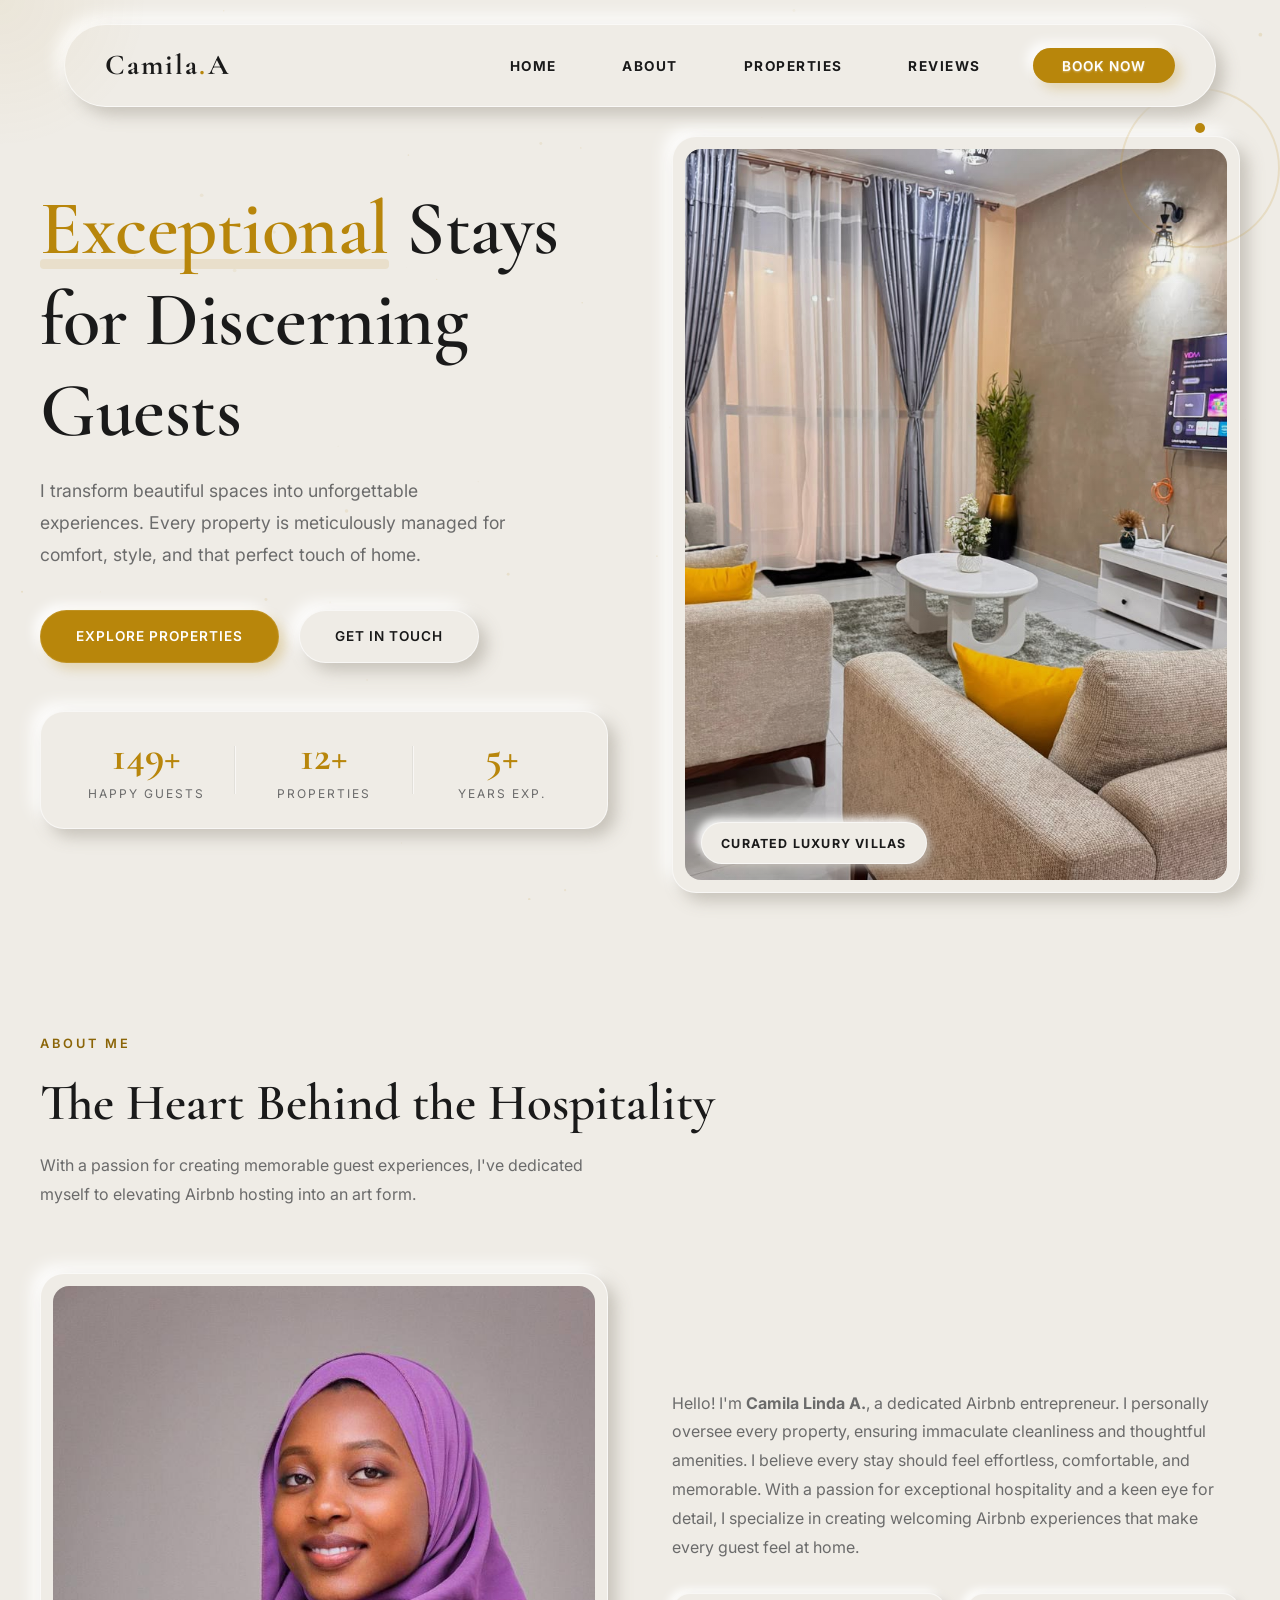
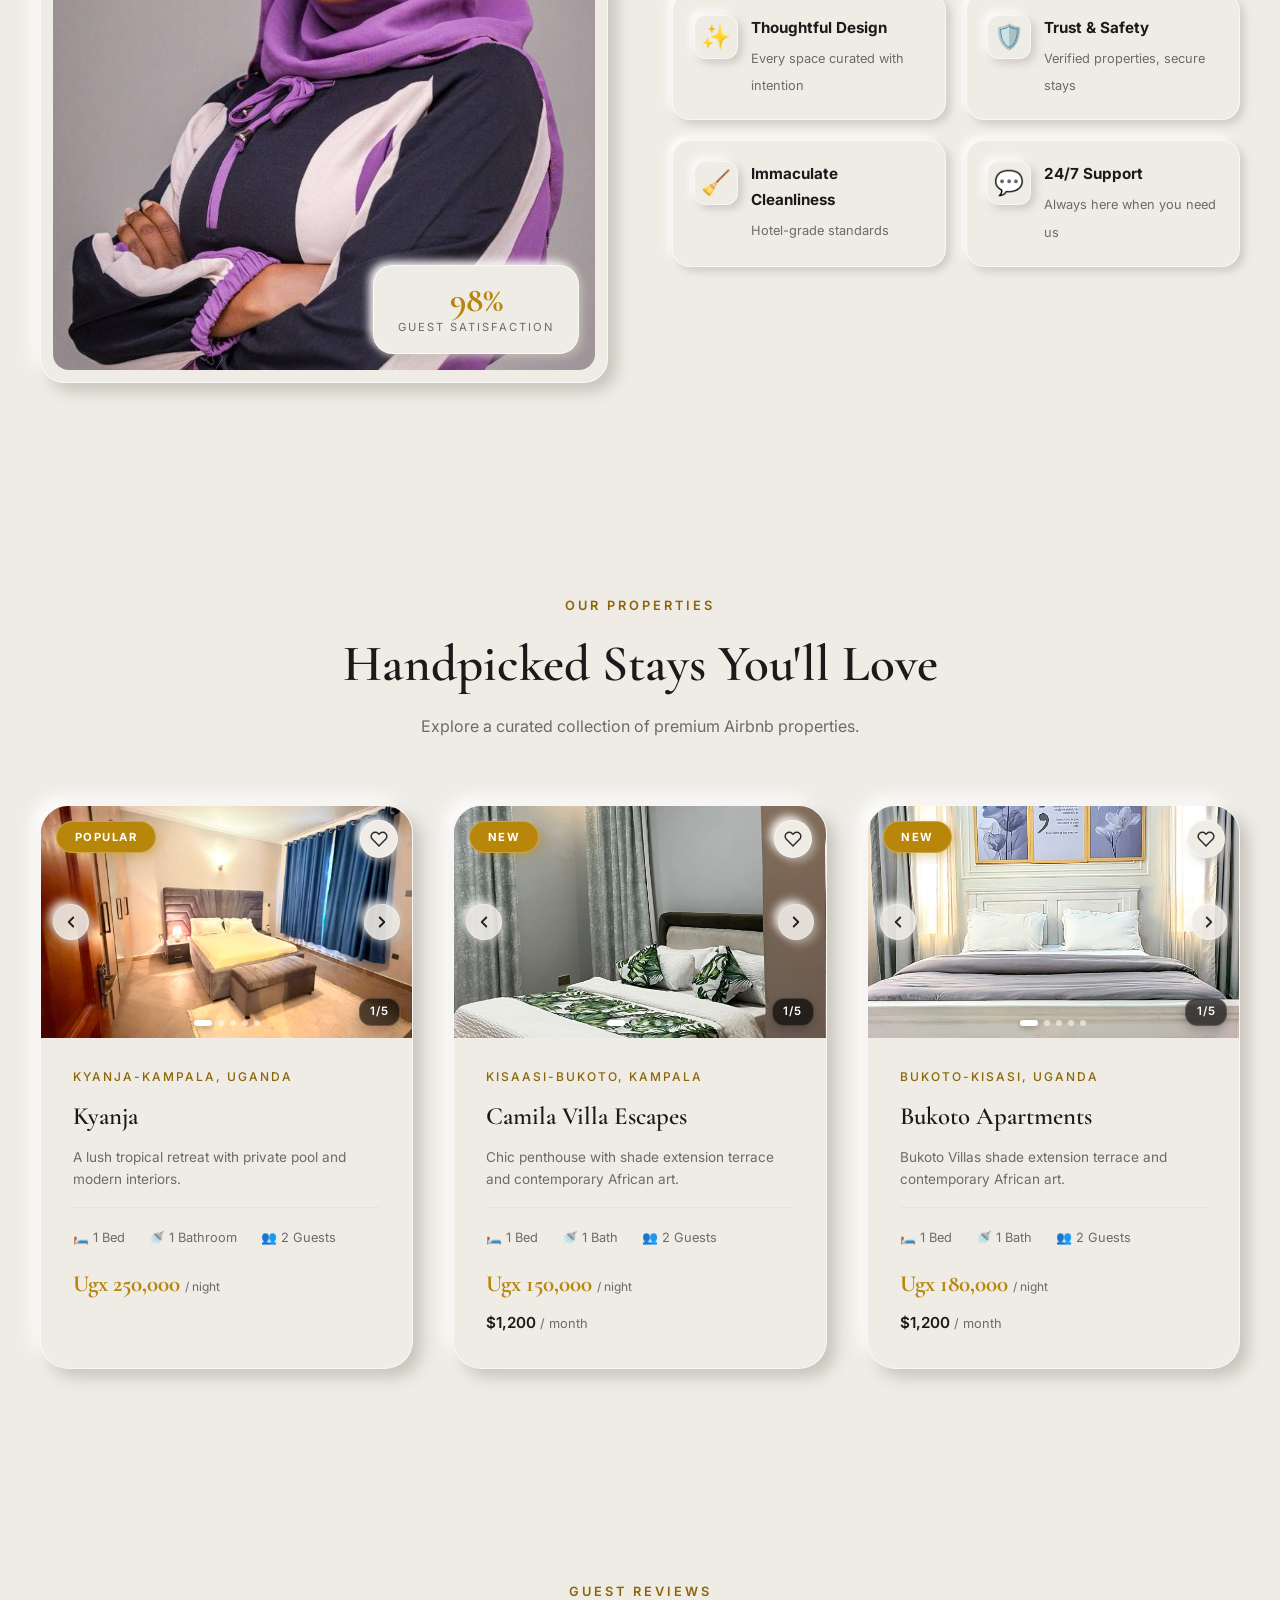
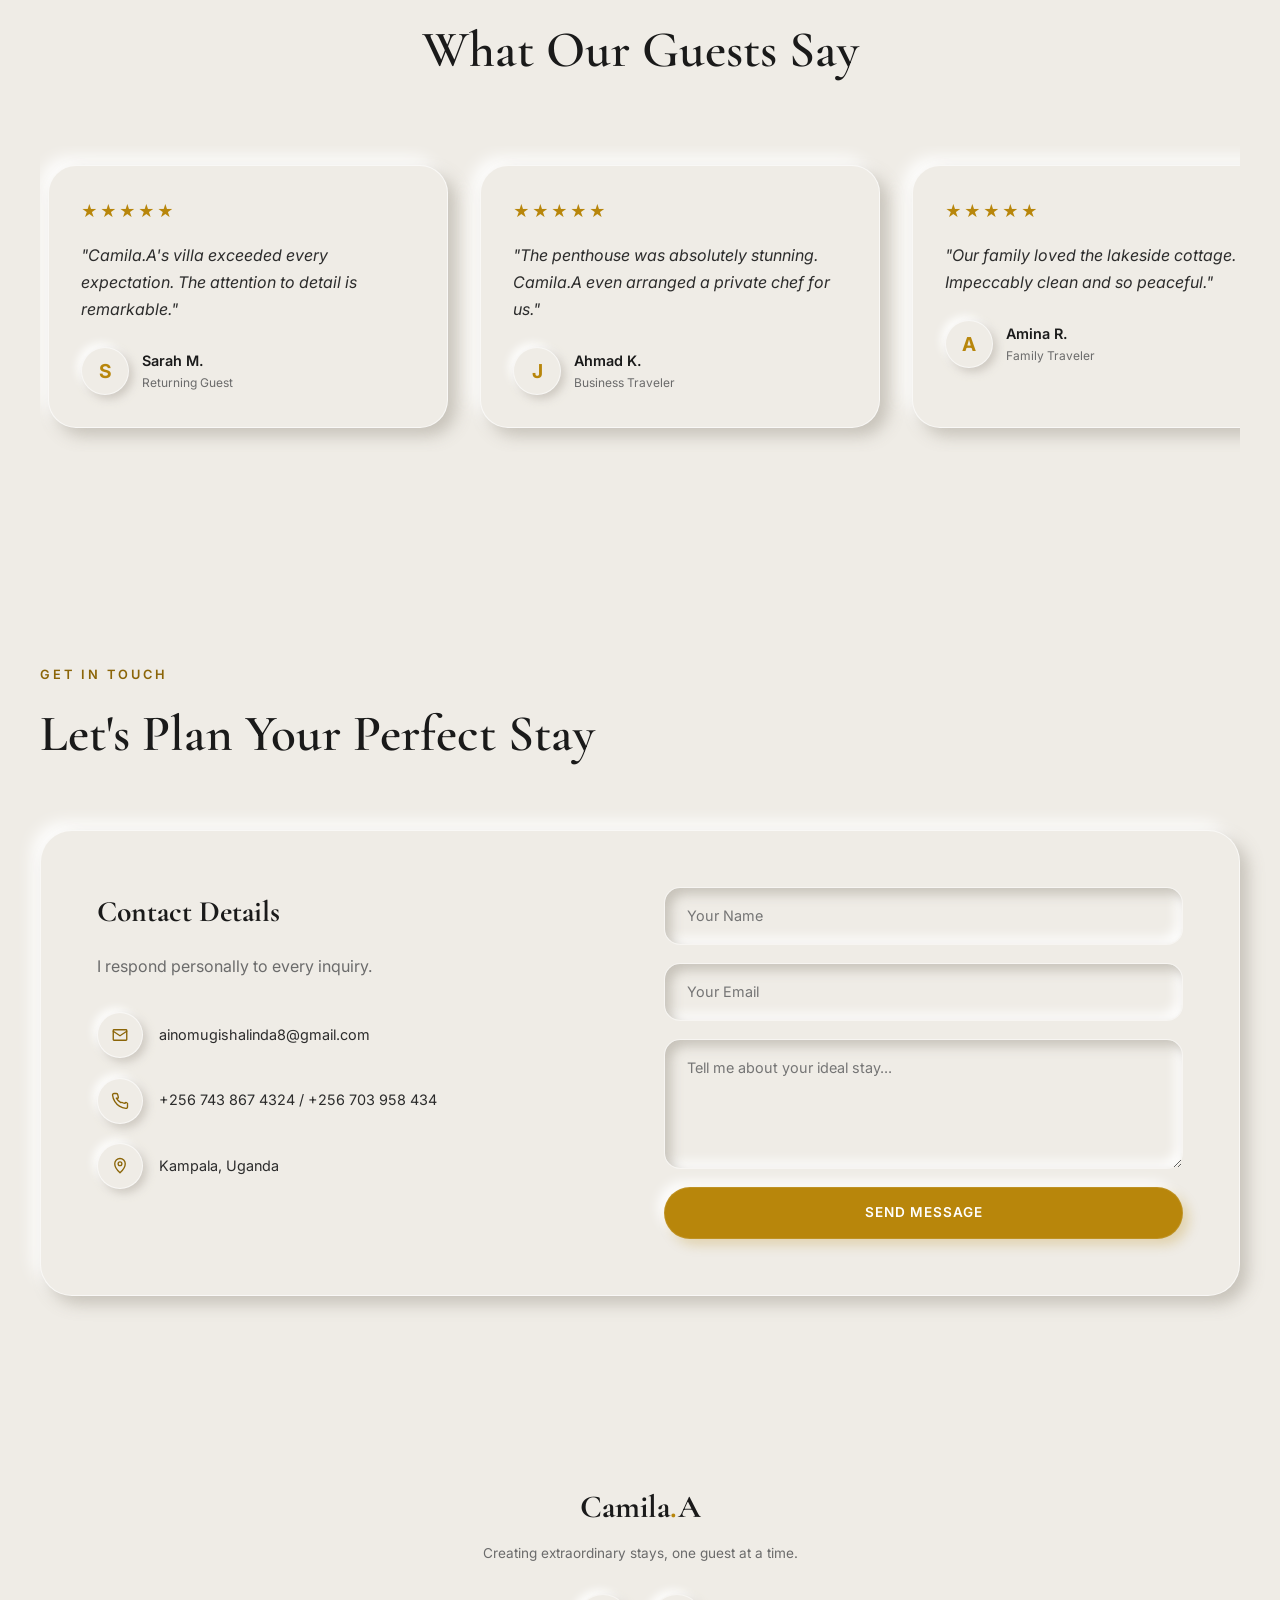
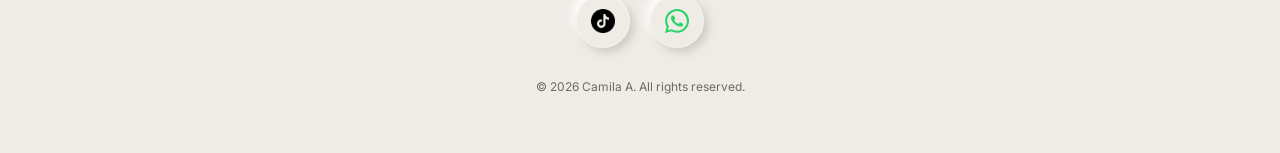
<file: index.html>
<!DOCTYPE html>
<html lang="en">
<head>
    <meta charset="UTF-8">
    <meta name="viewport" content="width=device-width, initial-scale=1.0">
    <meta name="description" content="Camila A. offers luxury Airbnb experiences with curated stays, elegant hospitality, and seamless guest support.">
    <meta name="theme-color" content="#EFECE6">
    <title>Camila A. | Luxury Airbnb Portfolio</title>
    <link href="https://fonts.googleapis.com/css2?family=Cormorant+Garamond:ital,wght@0,400;0,500;0,600;0,700;1,400;1,500&family=Inter:opsz,wght@14..32,400;14..32,500;14..32,600;14..32,700&display=swap" rel="stylesheet">
    <link rel="icon" type="image/svg+xml" href="favicon.svg">
    <link rel="stylesheet" href="style.css">
</head>
<body>
    <div class="loader" id="loader">
        <div class="loader-logo">CAMILA.A</div>
        <div class="loader-bar"></div>
    </div>

    <div class="cursor-glow" id="cursorGlow"></div>
    <canvas id="particles-canvas"></canvas>
    <div class="toast" id="toast">✓ Message sent successfully!</div>

    <nav class="nav" id="nav">
        <a href="#" class="nav-logo">Camila<span>.</span>A</a>
        <ul class="nav-links" id="navLinks">
            <li><a href="#home" onclick="closeNav()">Home</a></li>
            <li><a href="#about" onclick="closeNav()">About</a></li>
            <li><a href="#properties" onclick="closeNav()">Properties</a></li>
            <li><a href="#testimonials" onclick="closeNav()">Reviews</a></li>
            <li><a href="#contact" class="nav-cta" onclick="closeNav()">Book Now</a></li>
        </ul>
        <button class="hamburger" id="hamburger" aria-label="Menu">
            <span></span><span></span><span></span>
        </button>
    </nav>

    <section class="hero" id="home">
        <div class="hero-content">
            <div class="hero-text">
                <h1><span>Exceptional</span> Stays for Discerning Guests</h1>
                <p class="hero-subtitle">I transform beautiful spaces into unforgettable experiences. Every property is meticulously managed for comfort, style, and that perfect touch of home.</p>
                <div class="hero-buttons">
                    <a href="#properties" class="btn btn-primary">Explore Properties</a>
                    <a href="#contact" class="btn btn-outline">Get in Touch</a>
                </div>
                <div class="hero-stats">
                    <div class="hero-stat"><div class="hero-stat-number" data-count="150">0</div><div class="hero-stat-label">Happy Guests</div></div>
                    <div class="hero-stat"><div class="hero-stat-number" data-count="12">0</div><div class="hero-stat-label">Properties</div></div>
                    <div class="hero-stat"><div class="hero-stat-number" data-count="5">0</div><div class="hero-stat-label">Years Exp.</div></div>
                </div>
            </div>
            <div class="hero-image-wrap">
                <div class="hero-image">
                    <img src="images/pic1.jpeg" alt="Luxury Airbnb property curated by Camila A." loading="eager">
                    <div class="hero-image-badge">Curated Luxury Villas</div>
                </div>
                <div class="hero-accent-circle"></div><div class="hero-accent-dot"></div>
            </div>
        </div>
    </section>

    <section class="section" id="about">
        <div class="section-header reveal"><div class="section-label">About Me</div><h2 class="section-title">The Heart Behind the Hospitality</h2><p class="section-desc">With a passion for creating memorable guest experiences, I've dedicated myself to elevating Airbnb hosting into an art form.</p></div>
        <div class="about-grid">
            <div class="about-image-wrap reveal">
                <img src="images/camie's pic.jpg" alt="Camila Linda A. - Founder & Airbnb Host" loading="lazy" class="about-img">
                <div class="about-badge">
                    <div class="about-badge-number">98%</div>
                    <div class="about-badge-text">Guest Satisfaction</div>
                </div>
            </div>
            <div class="reveal">
                <p class="about-intro">Hello! I'm <strong>Camila Linda A.</strong>, a dedicated Airbnb entrepreneur. I personally oversee every property, ensuring immaculate cleanliness and thoughtful amenities. I believe every stay should feel effortless, comfortable, and memorable. With a passion for exceptional hospitality and a keen eye for detail, I specialize in creating welcoming Airbnb experiences that make every guest feel at home.</p>
                <div class="about-features">
                    <div class="about-feature"><div class="about-feature-icon">✨</div><div class="about-feature-text"><strong>Thoughtful Design</strong><span>Every space curated with intention</span></div></div>
                    <div class="about-feature"><div class="about-feature-icon">🛡️</div><div class="about-feature-text"><strong>Trust & Safety</strong><span>Verified properties, secure stays</span></div></div>
                    <div class="about-feature"><div class="about-feature-icon">🧹</div><div class="about-feature-text"><strong>Immaculate Cleanliness</strong><span>Hotel-grade standards</span></div></div>
                    <div class="about-feature"><div class="about-feature-icon">💬</div><div class="about-feature-text"><strong>24/7 Support</strong><span>Always here when you need us</span></div></div>
                </div>
            </div>
        </div>
    </section>

    <section class="section" id="properties">
        <div class="section-header center reveal"><div class="section-label">Our Properties</div><h2 class="section-title">Handpicked Stays You'll Love</h2><p class="section-desc">Explore a curated collection of premium Airbnb properties.</p></div>
        <div class="properties-grid">
            <div class="property-card reveal">
                <div class="property-slider" id="kyanja-slider">
                    <div class="slider-track">
                        <div class="slide"><img src="images/pic3.jpeg" alt="Kyanja - Main View" loading="lazy"></div>
                        <div class="slide"><img src="images/pic1.jpeg" alt="Kyanja - View 1" loading="lazy"></div>
                        <div class="slide"><img src="images/pic2.jpeg" alt="Kyanja - View 2" loading="lazy"></div>
                        <div class="slide"><img src="images/pic4.jpeg" alt="Kyanja - View 3" loading="lazy"></div>
                        <div class="slide"><img src="images/pic5.jpeg" alt="Kyanja - View 4" loading="lazy"></div>
                    </div>

                    <div class="property-badge">Popular</div>

                    <button class="slider-heart-btn" aria-label="Save to favorites" title="Save to favorites">
                        <svg class="heart-icon" viewBox="0 0 24 24" fill="none" stroke="currentColor" stroke-width="2" stroke-linecap="round" stroke-linejoin="round">
                            <path d="M20.84 4.61a5.5 5.5 0 0 0-7.78 0L12 5.67l-1.06-1.06a5.5 5.5 0 0 0-7.78 7.78l1.06 1.06L12 21.23l7.78-7.78 1.06-1.06a5.5 5.5 0 0 0 0-7.78z"></path>
                        </svg>
                    </button>

                    <button class="slider-arrow prev-arrow" aria-label="Previous Image">
                        <svg width="18" height="18" viewBox="0 0 24 24" fill="none" stroke="currentColor" stroke-width="2.5" stroke-linecap="round" stroke-linejoin="round">
                            <polyline points="15 18 9 12 15 6"></polyline>
                        </svg>
                    </button>
                    <button class="slider-arrow next-arrow" aria-label="Next Image">
                        <svg width="18" height="18" viewBox="0 0 24 24" fill="none" stroke="currentColor" stroke-width="2.5" stroke-linecap="round" stroke-linejoin="round">
                            <polyline points="9 18 15 12 9 6"></polyline>
                        </svg>
                    </button>

                    <div class="slider-dots">
                        <span class="dot active" data-index="0"></span>
                        <span class="dot" data-index="1"></span>
                        <span class="dot" data-index="2"></span>
                        <span class="dot" data-index="3"></span>
                        <span class="dot" data-index="4"></span>
                    </div>

                    <div class="slider-counter">
                        <span class="current-slide">1</span>/<span class="total-slides">5</span>
                    </div>
                </div>
                <div class="property-body">
                    <div class="property-location"> Kyanja-Kampala, Uganda</div>
                    <div class="property-name">Kyanja</div>
                    <div class="property-desc">A lush tropical retreat with private pool and modern interiors.</div>
                    <div class="property-meta"><span>🛏️ 1 Bed</span><span>🚿 1 Bathroom</span><span>👥 2 Guests</span></div>
                    <div class="property-price">Ugx 250,000 <small>/ night</small></div>
                </div>
            </div>
            <div class="property-card reveal">
                <div class="property-slider" id="camila-villa-slider">
                    <div class="slider-track">
                        <div class="slide"><img src="images/pic001.jpeg" alt="Camila Villa Escapes - Main View" loading="lazy"></div>
                        <div class="slide"><img src="images/camie001.jpeg" alt="Camila Villa Escapes - View 1" loading="lazy"></div>
                        <div class="slide"><img src="images/camie002.jpeg" alt="Camila Villa Escapes - View 2" loading="lazy"></div>
                        <div class="slide"><img src="images/camie003.jpeg" alt="Camila Villa Escapes - View 3" loading="lazy"></div>
                        <div class="slide"><img src="images/camie004.jpeg" alt="Camila Villa Escapes - View 4" loading="lazy"></div>
                    </div>

                    <!-- Top-Left 'New' Badge -->
                    <div class="property-badge">New</div>

                    <!-- Top-Right Heart Icon -->
                    <button class="slider-heart-btn" aria-label="Save to favorites" title="Save to favorites">
                        <svg class="heart-icon" viewBox="0 0 24 24" fill="none" stroke="currentColor" stroke-width="2" stroke-linecap="round" stroke-linejoin="round">
                            <path d="M20.84 4.61a5.5 5.5 0 0 0-7.78 0L12 5.67l-1.06-1.06a5.5 5.5 0 0 0-7.78 7.78l1.06 1.06L12 21.23l7.78-7.78 1.06-1.06a5.5 5.5 0 0 0 0-7.78z"></path>
                        </svg>
                    </button>

                    <!-- Left and Right Navigation Arrows -->
                    <button class="slider-arrow prev-arrow" aria-label="Previous Image">
                        <svg width="18" height="18" viewBox="0 0 24 24" fill="none" stroke="currentColor" stroke-width="2.5" stroke-linecap="round" stroke-linejoin="round">
                            <polyline points="15 18 9 12 15 6"></polyline>
                        </svg>
                    </button>
                    <button class="slider-arrow next-arrow" aria-label="Next Image">
                        <svg width="18" height="18" viewBox="0 0 24 24" fill="none" stroke="currentColor" stroke-width="2.5" stroke-linecap="round" stroke-linejoin="round">
                            <polyline points="9 18 15 12 9 6"></polyline>
                        </svg>
                    </button>

                    
                    <div class="slider-dots">
                        <span class="dot active" data-index="0"></span>
                        <span class="dot" data-index="1"></span>
                        <span class="dot" data-index="2"></span>
                        <span class="dot" data-index="3"></span>
                        <span class="dot" data-index="4"></span>
                    </div>

                    
                    <div class="slider-counter">
                        <span class="current-slide">1</span>/<span class="total-slides">5</span>
                    </div>
                </div>
                <div class="property-body">
                    <div class="property-location"> Kisaasi-Bukoto, Kampala</div>
                    <div class="property-name">Camila Villa Escapes</div>
                    <div class="property-desc">Chic penthouse with shade extension terrace and contemporary African art.</div>
                    <div class="property-meta"><span>🛏️ 1 Bed</span><span>🚿 1 Bath</span><span>👥 2 Guests</span></div>
                    <div class="property-price">Ugx 150,000 <small>/ night</small></div>
                    <div class="property-price-monthly">$1,200 <small>/ month</small></div>
                </div>
            </div>
            <div class="property-card reveal">
                <div class="property-slider" id="bukoto-slider">
                    <div class="slider-track">
                        <div class="slide"><img src="images/pic006.jpeg" alt="Bukoto Apartments - Main View" loading="lazy"></div>
                        <div class="slide"><img src="images/bukoto001.jpeg" alt="Bukoto Apartments - View 1" loading="lazy"></div>
                        <div class="slide"><img src="images/bukoto002.jpeg" alt="Bukoto Apartments - View 2" loading="lazy"></div>
                        <div class="slide"><img src="images/bukoto003.jpeg" alt="Bukoto Apartments - View 3" loading="lazy"></div>
                        <div class="slide"><img src="images/bukoto004.jpeg" alt="Bukoto Apartments - View 4" loading="lazy"></div>
                    </div>

                    
                    <div class="property-badge">New</div>

                    
                    <button class="slider-heart-btn" aria-label="Save to favorites" title="Save to favorites">
                        <svg class="heart-icon" viewBox="0 0 24 24" fill="none" stroke="currentColor" stroke-width="2" stroke-linecap="round" stroke-linejoin="round">
                            <path d="M20.84 4.61a5.5 5.5 0 0 0-7.78 0L12 5.67l-1.06-1.06a5.5 5.5 0 0 0-7.78 7.78l1.06 1.06L12 21.23l7.78-7.78 1.06-1.06a5.5 5.5 0 0 0 0-7.78z"></path>
                        </svg>
                    </button>

                    
                    <button class="slider-arrow prev-arrow" aria-label="Previous Image">
                        <svg width="18" height="18" viewBox="0 0 24 24" fill="none" stroke="currentColor" stroke-width="2.5" stroke-linecap="round" stroke-linejoin="round">
                            <polyline points="15 18 9 12 15 6"></polyline>
                        </svg>
                    </button>
                    <button class="slider-arrow next-arrow" aria-label="Next Image">
                        <svg width="18" height="18" viewBox="0 0 24 24" fill="none" stroke="currentColor" stroke-width="2.5" stroke-linecap="round" stroke-linejoin="round">
                            <polyline points="9 18 15 12 9 6"></polyline>
                        </svg>
                    </button>

                    
                    <div class="slider-dots">
                        <span class="dot active" data-index="0"></span>
                        <span class="dot" data-index="1"></span>
                        <span class="dot" data-index="2"></span>
                        <span class="dot" data-index="3"></span>
                        <span class="dot" data-index="4"></span>
                    </div>

                    
                    <div class="slider-counter">
                        <span class="current-slide">1</span>/<span class="total-slides">5</span>
                    </div>
                </div>
                <div class="property-body">
                    <div class="property-location">Bukoto-Kisasi, Uganda</div>
                    <div class="property-name">Bukoto Apartments</div>
                    <div class="property-desc">Bukoto Villas shade extension terrace and contemporary African art.</div>
                    <div class="property-meta"><span>🛏️ 1 Bed</span><span>🚿 1 Bath</span><span>👥 2 Guests</span></div>
                    <div class="property-price">Ugx 180,000 <small>/ night</small></div>
                    <div class="property-price-monthly">$1,200 <small>/ month</small></div>
                </div>
            </div>
        </div>
    </section>

    <section class="section" id="testimonials">
        <div class="section-header center reveal"><div class="section-label">Guest Reviews</div><h2 class="section-title">What Our Guests Say</h2></div>
        <div class="testimonials-slider reveal">
            <div class="testimonial-card"><div class="testimonial-stars">★★★★★</div><p class="testimonial-text">"Camila.A's villa exceeded every expectation. The attention to detail is remarkable."</p><div class="testimonial-author"><div class="testimonial-avatar">S</div><div><div class="testimonial-name">Sarah M.</div><div class="testimonial-role">Returning Guest</div></div></div></div>
            <div class="testimonial-card"><div class="testimonial-stars">★★★★★</div><p class="testimonial-text">"The penthouse was absolutely stunning. Camila.A even arranged a private chef for us."</p><div class="testimonial-author"><div class="testimonial-avatar">J</div><div><div class="testimonial-name">Ahmad K.</div><div class="testimonial-role">Business Traveler</div></div></div></div>
            <div class="testimonial-card"><div class="testimonial-stars">★★★★★</div><p class="testimonial-text">"Our family loved the lakeside cottage. Impeccably clean and so peaceful."</p><div class="testimonial-author"><div class="testimonial-avatar">A</div><div><div class="testimonial-name">Amina R.</div><div class="testimonial-role">Family Traveler</div></div></div></div>
        </div>
    </section>

    <section class="section" id="contact">
        <div class="section-header reveal"><div class="section-label">Get in Touch</div><h2 class="section-title">Let's Plan Your Perfect Stay</h2></div>
        <div class="contact-grid reveal">
            <div class="contact-info"><h3>Contact Details</h3><p class="contact-intro">I respond personally to every inquiry.</p><div class="contact-detail"><div class="contact-detail-icon" aria-hidden="true"><svg viewBox="0 0 24 24" fill="none" stroke="currentColor" stroke-width="1.8" stroke-linecap="round" stroke-linejoin="round"><path d="M4 5h16a1 1 0 0 1 1 1v12a1 1 0 0 1-1 1H4a1 1 0 0 1-1-1V6a1 1 0 0 1 1-1z"></path><path d="m21 7-9 6-9-6"></path></svg></div><div>ainomugishalinda8@gmail.com</div></div><div class="contact-detail"><div class="contact-detail-icon" aria-hidden="true"><svg viewBox="0 0 24 24" fill="none" stroke="currentColor" stroke-width="1.8" stroke-linecap="round" stroke-linejoin="round"><path d="M22 16.92v3a2 2 0 0 1-2.18 2 19.79 19.79 0 0 1-8.63-3.07 19.5 19.5 0 0 1-6-6A19.79 19.79 0 0 1 2.08 4.18 2 2 0 0 1 4.06 2h3a2 2 0 0 1 2 1.72c.12.87.33 1.72.63 2.54a2 2 0 0 1-.45 2.11L7.1 8.1a16 16 0 0 0 6 6l.73-.14a2 2 0 0 1 2.11.45c.82.3 1.67.51 2.54.63A2 2 0 0 1 22 16.92z"></path></svg></div><div>+256 743 867 4324 / +256 703 958 434</div></div><div class="contact-detail"><div class="contact-detail-icon" aria-hidden="true"><svg viewBox="0 0 24 24" fill="none" stroke="currentColor" stroke-width="1.8" stroke-linecap="round" stroke-linejoin="round"><path d="M12 21s7-6.1 7-12a7 7 0 1 0-14 0c0 5.9 7 12 7 12z"></path><circle cx="12" cy="9" r="2.5"></circle></svg></div><div>Kampala, Uganda</div></div></div>
            <form class="contact-form" id="contactForm" action="https://formsubmit.co/ajax/ainomugishalinda8@gmail.com" method="POST" accept-charset="UTF-8"><input type="text" name="name" placeholder="Your Name" required><input type="email" name="email" placeholder="Your Email" required><textarea name="message" placeholder="Tell me about your ideal stay..." required></textarea><input type="hidden" name="_subject" value="New inquiry from Camila A. portfolio"><input type="hidden" name="_template" value="table"><input type="hidden" name="_captcha" value="false"><button type="submit" class="btn btn-primary">Send Message</button></form>
        </div>
    </section>

    <footer class="footer">
        <div class="footer-logo">Camila<span>.</span>A</div>
        <p>Creating extraordinary stays, one guest at a time.</p>
        <div class="footer-socials">
            <a class="social-tiktok" href="https://www.tiktok.com/@thatapartmentbabe" target="_blank" rel="noopener noreferrer" aria-label="TikTok">
                <img src="icons/3116491.png" alt="TikTok">
            </a>
            <a class="social-whatsapp" href="https://wa.me/256743867324" target="_blank" rel="noopener noreferrer" aria-label="WhatsApp" title="Chat on WhatsApp">
                <svg width="24" height="24" viewBox="0 0 24 24" fill="#25D366">
                    <path d="M17.472 14.382c-.297-.149-1.758-.867-2.03-.967-.273-.099-.471-.148-.67.15-.197.297-.767.966-.94 1.164-.173.199-.347.223-.644.075-.297-.15-1.255-.463-2.39-1.475-.883-.788-1.48-1.761-1.653-2.059-.173-.297-.018-.458.13-.606.134-.133.298-.347.446-.521.151-.172.2-.296.3-.495.099-.198.05-.372-.025-.521-.075-.148-.669-1.611-.916-2.206-.242-.579-.487-.501-.669-.51l-.57-.01c-.198 0-.52.074-.792.372s-1.04 1.016-1.04 2.479 1.065 2.876 1.213 3.074c.149.198 2.095 3.2 5.076 4.487.709.306 1.263.489 1.694.626.712.226 1.36.194 1.872.118.571-.085 1.758-.719 2.006-1.413.248-.695.248-1.29.173-1.414-.074-.124-.272-.198-.57-.347m-5.421 7.403h-.004a9.87 9.87 0 01-5.031-1.378l-.361-.214-3.741.982.998-3.648-.235-.374a9.86 9.86 0 01-1.51-5.26c.001-5.45 4.436-9.884 9.888-9.884 2.64 0 5.122 1.03 6.988 2.898a9.825 9.825 0 012.893 6.994c-.003 5.45-4.437 9.884-9.885 9.884m8.413-18.297A11.815 11.815 0 0012.05 0C5.495 0 .16 5.335.157 11.892c-.001 2.096.547 4.142 1.588 5.945L0 24l6.335-1.662a11.818 11.818 0 005.71 1.461h.005c6.554 0 11.89-5.335 11.893-11.893a11.821 11.821 0 00-3.475-8.412"/>
                </svg>
            </a>
        </div>
        <p style="font-size:0.75rem;">© 2026 Camila A. All rights reserved.</p>
    </footer>

    
    <a href="https://wa.me/256743867324" target="_blank" rel="noopener noreferrer" class="whatsapp-float" id="whatsappFloat" aria-label="Chat on WhatsApp" title="Chat on WhatsApp">
        <svg class="whatsapp-icon-svg" width="32" height="32" viewBox="0 0 24 24" fill="#FFFFFF">
            <path d="M17.472 14.382c-.297-.149-1.758-.867-2.03-.967-.273-.099-.471-.148-.67.15-.197.297-.767.966-.94 1.164-.173.199-.347.223-.644.075-.297-.15-1.255-.463-2.39-1.475-.883-.788-1.48-1.761-1.653-2.059-.173-.297-.018-.458.13-.606.134-.133.298-.347.446-.521.151-.172.2-.296.3-.495.099-.198.05-.372-.025-.521-.075-.148-.669-1.611-.916-2.206-.242-.579-.487-.501-.669-.51l-.57-.01c-.198 0-.52.074-.792.372s-1.04 1.016-1.04 2.479 1.065 2.876 1.213 3.074c.149.198 2.095 3.2 5.076 4.487.709.306 1.263.489 1.694.626.712.226 1.36.194 1.872.118.571-.085 1.758-.719 2.006-1.413.248-.695.248-1.29.173-1.414-.074-.124-.272-.198-.57-.347m-5.421 7.403h-.004a9.87 9.87 0 01-5.031-1.378l-.361-.214-3.741.982.998-3.648-.235-.374a9.86 9.86 0 01-1.51-5.26c.001-5.45 4.436-9.884 9.888-9.884 2.64 0 5.122 1.03 6.988 2.898a9.825 9.825 0 012.893 6.994c-.003 5.45-4.437 9.884-9.885 9.884m8.413-18.297A11.815 11.815 0 0012.05 0C5.495 0 .16 5.335.157 11.892c-.001 2.096.547 4.142 1.588 5.945L0 24l6.335-1.662a11.818 11.818 0 005.71 1.461h.005c6.554 0 11.89-5.335 11.893-11.893a11.821 11.821 0 00-3.475-8.412"/>
        </svg>
    </a>

    <script src="script.js"></script>
</body>
</html>
</file>
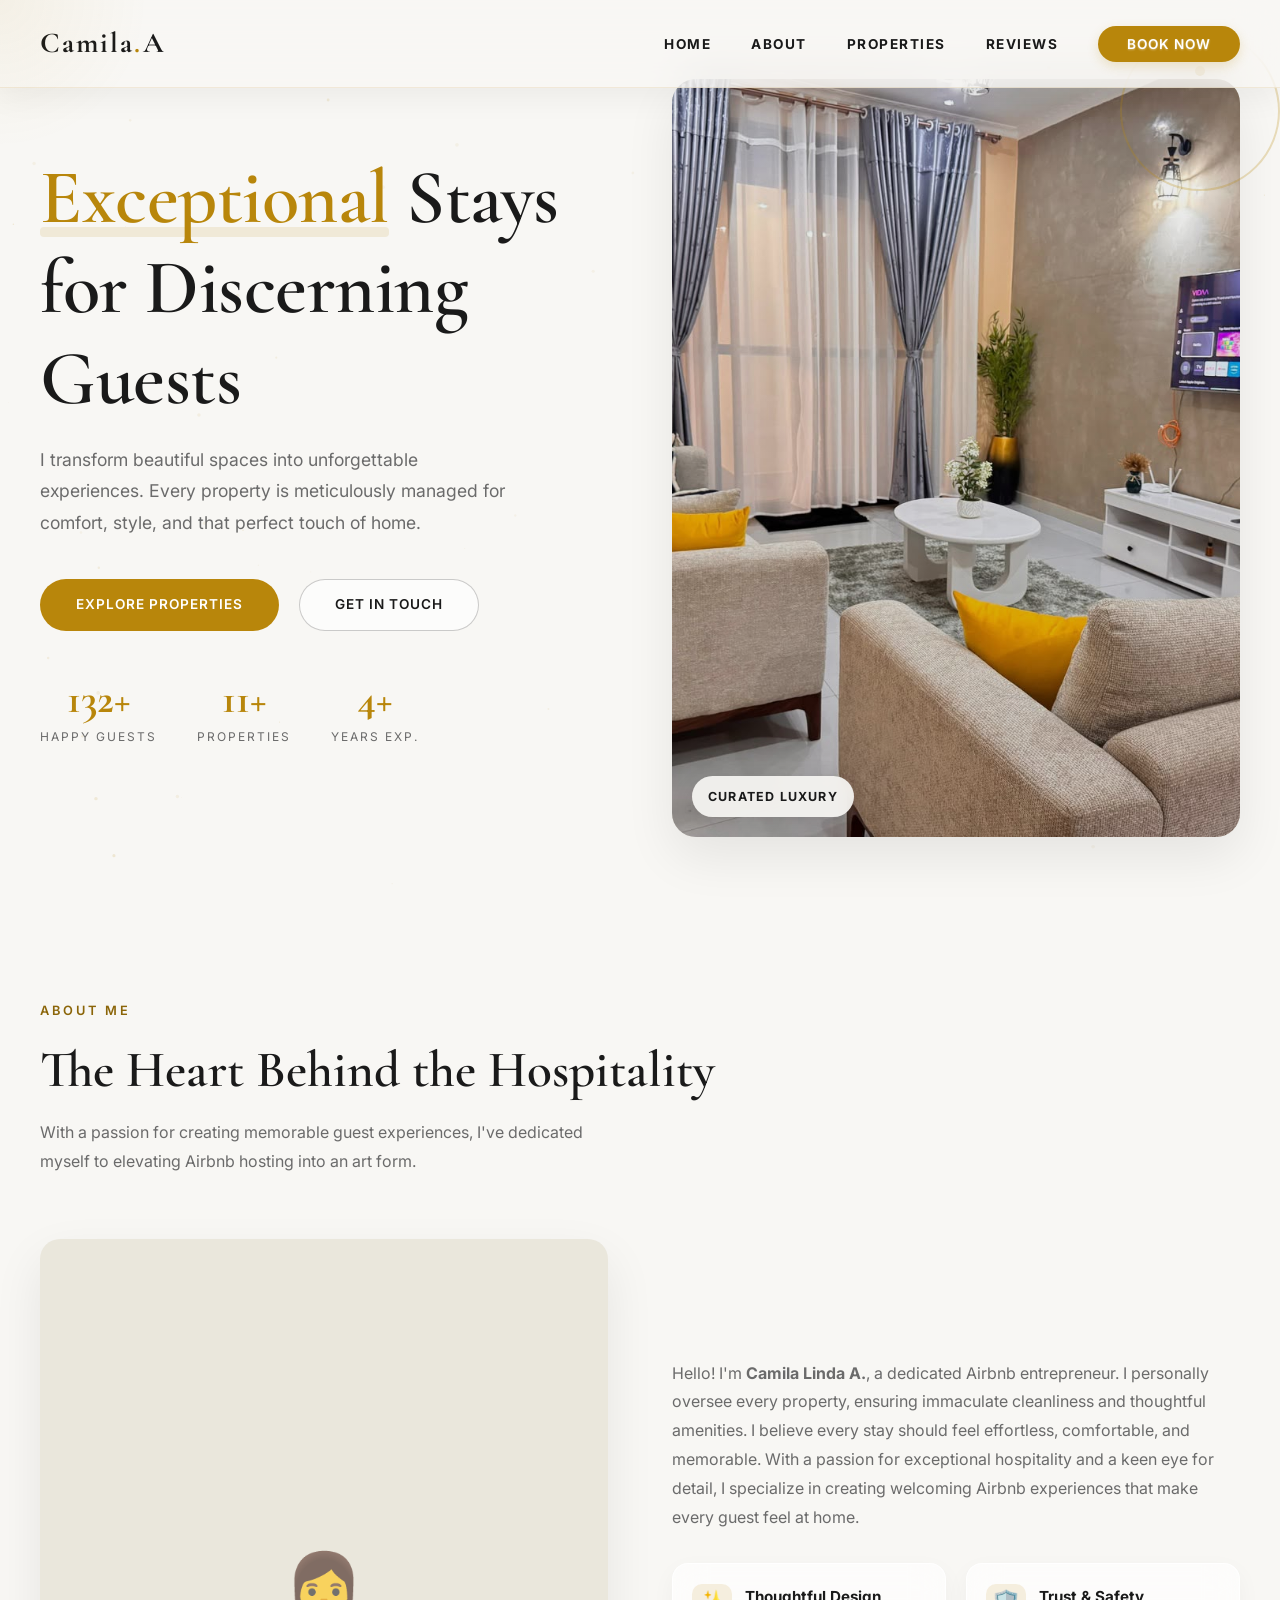
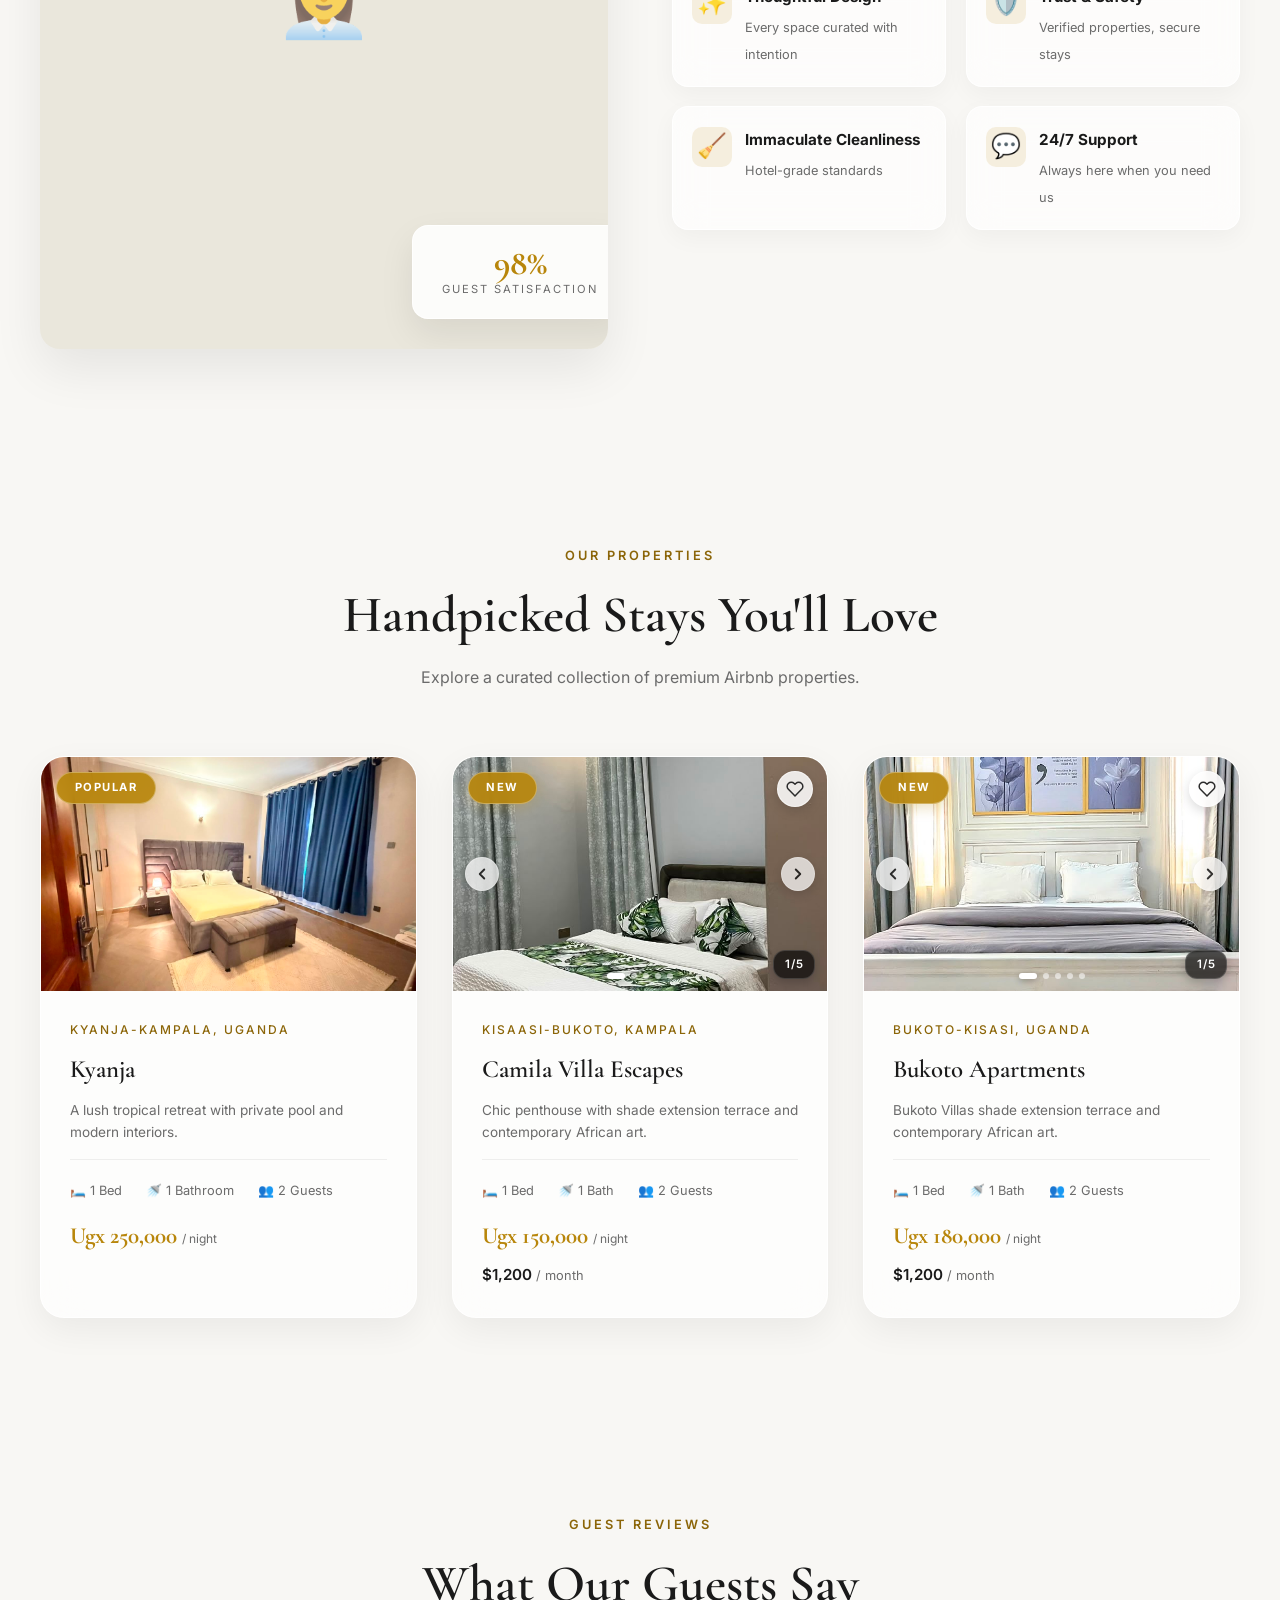
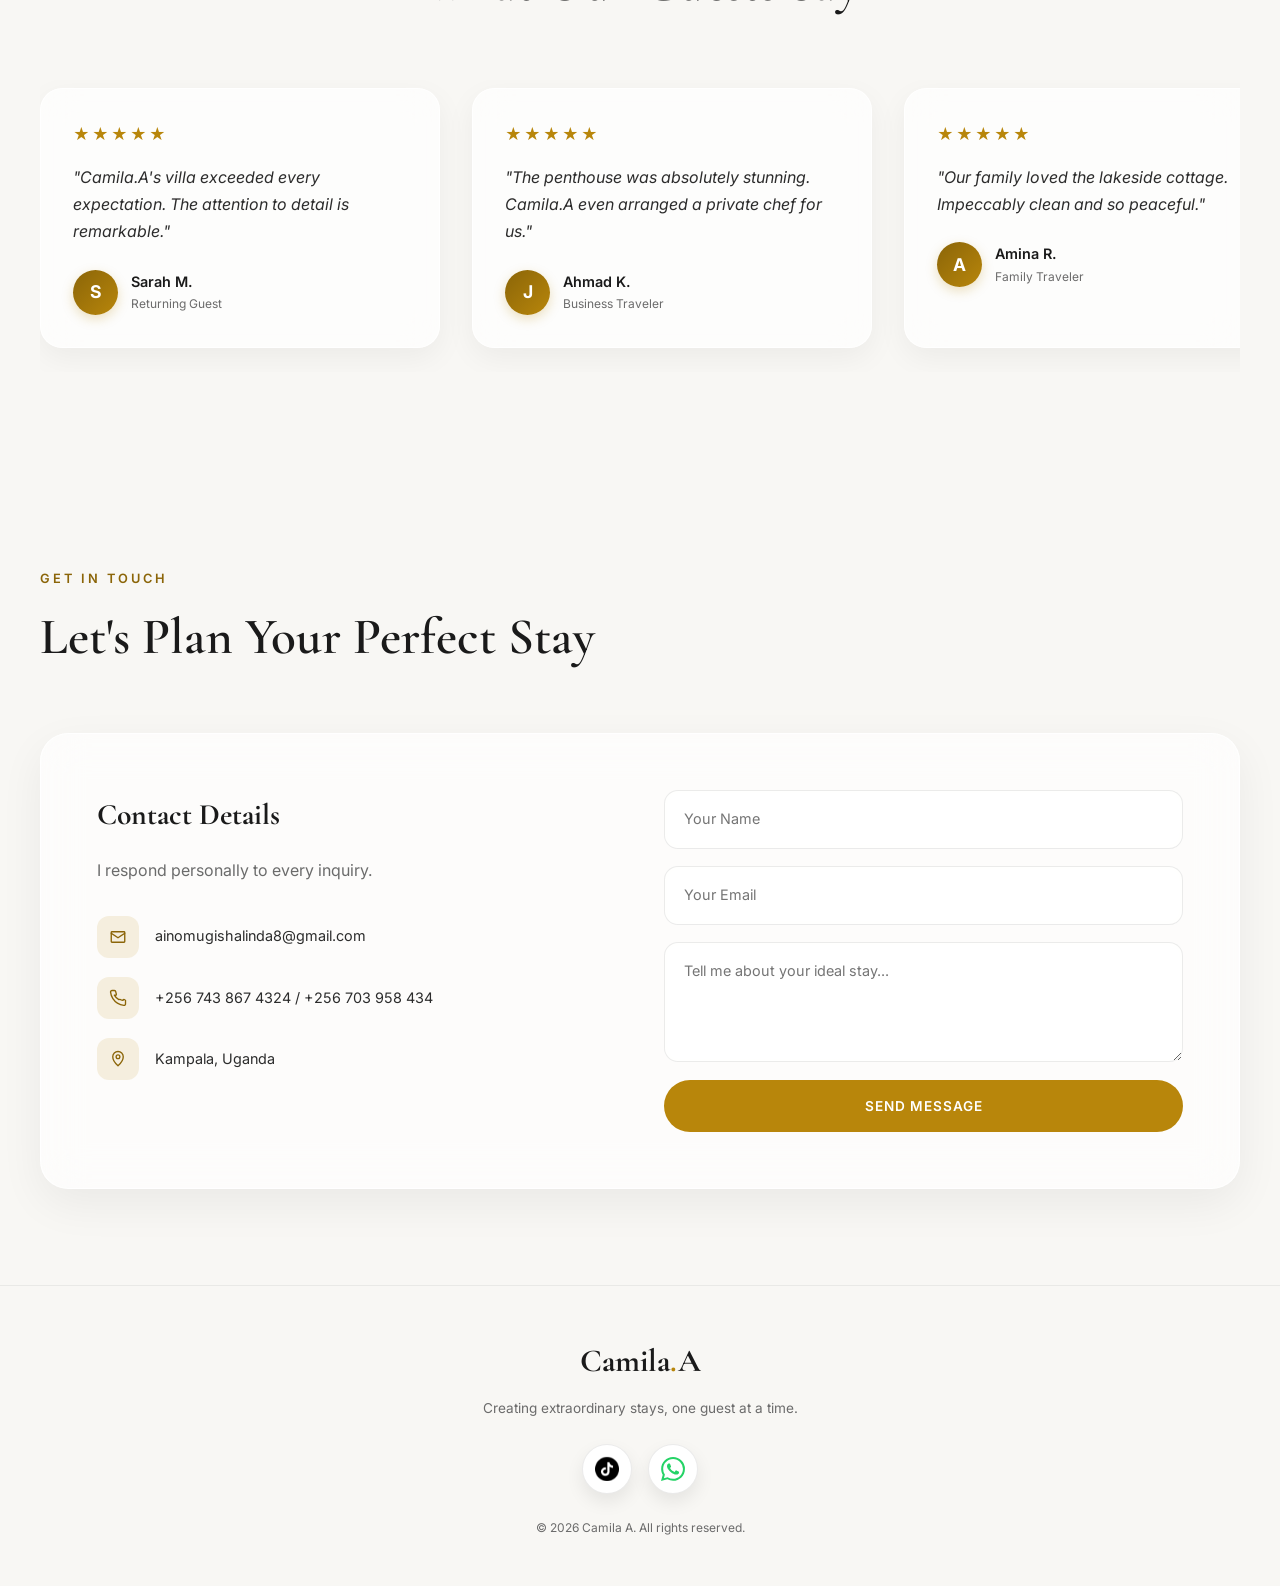
<file: Camie's Portfolio/index.html>
<!DOCTYPE html>
<html lang="en">
<head>
    <meta charset="UTF-8">
    <meta name="viewport" content="width=device-width, initial-scale=1.0">
    <meta name="description" content="Camila A. offers luxury Airbnb experiences with curated stays, elegant hospitality, and seamless guest support.">
    <meta name="theme-color" content="#F8F7F4">
    <title>Camila A. | Luxury Airbnb Portfolio</title>
    <link href="https://fonts.googleapis.com/css2?family=Cormorant+Garamond:ital,wght@0,400;0,500;0,600;0,700;1,400;1,500&family=Inter:opsz,wght@14..32,400;14..32,500;14..32,600;14..32,700&display=swap" rel="stylesheet">
    <link rel="icon" type="image/svg+xml" href="favicon.svg">
    <link rel="stylesheet" href="style.css">
</head>
<body>
    <div class="loader" id="loader">
        <div class="loader-logo">CAMILA.A</div>
        <div class="loader-bar"></div>
    </div>

    <div class="cursor-glow" id="cursorGlow"></div>
    <canvas id="particles-canvas"></canvas>
    <div class="toast" id="toast">✓ Message sent successfully!</div>

    <nav class="nav" id="nav">
        <a href="#" class="nav-logo">Camila<span>.</span>A</a>
        <ul class="nav-links" id="navLinks">
            <li><a href="#home" onclick="closeNav()">Home</a></li>
            <li><a href="#about" onclick="closeNav()">About</a></li>
            <li><a href="#properties" onclick="closeNav()">Properties</a></li>
            <li><a href="#testimonials" onclick="closeNav()">Reviews</a></li>
            <li><a href="#contact" class="nav-cta" onclick="closeNav()">Book Now</a></li>
        </ul>
        <button class="hamburger" id="hamburger" aria-label="Menu">
            <span></span><span></span><span></span>
        </button>
    </nav>

    <section class="hero" id="home">
        <div class="hero-content">
            <div class="hero-text">
                <h1><span>Exceptional</span> Stays for Discerning Guests</h1>
                <p class="hero-subtitle">I transform beautiful spaces into unforgettable experiences. Every property is meticulously managed for comfort, style, and that perfect touch of home.</p>
                <div class="hero-buttons">
                    <a href="#properties" class="btn btn-primary">Explore Properties</a>
                    <a href="#contact" class="btn btn-outline">Get in Touch</a>
                </div>
                <div class="hero-stats">
                    <div class="hero-stat"><div class="hero-stat-number" data-count="150">0</div><div class="hero-stat-label">Happy Guests</div></div>
                    <div class="hero-stat"><div class="hero-stat-number" data-count="12">0</div><div class="hero-stat-label">Properties</div></div>
                    <div class="hero-stat"><div class="hero-stat-number" data-count="5">0</div><div class="hero-stat-label">Years Exp.</div></div>
                </div>
            </div>
            <div class="hero-image-wrap">
                <div class="hero-image">
                    <img src="images/pic1.jpeg" alt="Luxury Airbnb property curated by Camila A." loading="eager">
                    <div class="hero-image-badge">Curated Luxury</div>
                </div>
                <div class="hero-accent-circle"></div><div class="hero-accent-dot"></div>
            </div>
        </div>
    </section>

    <section class="section" id="about">
        <div class="section-header reveal"><div class="section-label">About Me</div><h2 class="section-title">The Heart Behind the Hospitality</h2><p class="section-desc">With a passion for creating memorable guest experiences, I've dedicated myself to elevating Airbnb hosting into an art form.</p></div>
        <div class="about-grid">
            <div class="about-image-wrap reveal"><div class="icon-placeholder">👩‍💼</div><div class="about-badge"><div class="about-badge-number">98%</div><div class="about-badge-text">Guest Satisfaction</div></div></div>
            <div class="reveal">
                <p class="about-intro">Hello! I'm <strong>Camila Linda A.</strong>, a dedicated Airbnb entrepreneur. I personally oversee every property, ensuring immaculate cleanliness and thoughtful amenities. I believe every stay should feel effortless, comfortable, and memorable. With a passion for exceptional hospitality and a keen eye for detail, I specialize in creating welcoming Airbnb experiences that make every guest feel at home.</p>
                <div class="about-features">
                    <div class="about-feature"><div class="about-feature-icon">✨</div><div class="about-feature-text"><strong>Thoughtful Design</strong><span>Every space curated with intention</span></div></div>
                    <div class="about-feature"><div class="about-feature-icon">🛡️</div><div class="about-feature-text"><strong>Trust & Safety</strong><span>Verified properties, secure stays</span></div></div>
                    <div class="about-feature"><div class="about-feature-icon">🧹</div><div class="about-feature-text"><strong>Immaculate Cleanliness</strong><span>Hotel-grade standards</span></div></div>
                    <div class="about-feature"><div class="about-feature-icon">💬</div><div class="about-feature-text"><strong>24/7 Support</strong><span>Always here when you need us</span></div></div>
                </div>
            </div>
        </div>
    </section>

    <section class="section" id="properties">
        <div class="section-header center reveal"><div class="section-label">Our Properties</div><h2 class="section-title">Handpicked Stays You'll Love</h2><p class="section-desc">Explore a curated collection of premium Airbnb properties.</p></div>
        <div class="properties-grid">
            <div class="property-card reveal"><div class="property-image"><img src="images/pic3.jpeg" alt="Kyanja" loading="lazy" style="width:100%;height:100%;object-fit:cover;"><div class="property-badge">Popular</div></div><div class="property-body"><div class="property-location"> Kyanja-Kampala, Uganda</div><div class="property-name">Kyanja</div><div class="property-desc">A lush tropical retreat with private pool and modern interiors.</div><div class="property-meta"><span>🛏️ 1 Bed</span><span>🚿 1 Bathroom</span><span>👥 2 Guests</span></div><div class="property-price">Ugx 250,000 <small>/ night</small></div></div></div>
            <div class="property-card reveal">
                <div class="property-slider" id="camila-villa-slider">
                    <div class="slider-track">
                        <div class="slide"><img src="images/pic001.jpeg" alt="Camila Villa Escapes - Main View" loading="lazy"></div>
                        <div class="slide"><img src="images/camie001.jpeg" alt="Camila Villa Escapes - View 1" loading="lazy"></div>
                        <div class="slide"><img src="images/camie002.jpeg" alt="Camila Villa Escapes - View 2" loading="lazy"></div>
                        <div class="slide"><img src="images/camie003.jpeg" alt="Camila Villa Escapes - View 3" loading="lazy"></div>
                        <div class="slide"><img src="images/camie004.jpeg" alt="Camila Villa Escapes - View 4" loading="lazy"></div>
                    </div>

                    <!-- Top-Left 'New' Badge -->
                    <div class="property-badge">New</div>

                    <!-- Top-Right Heart Icon -->
                    <button class="slider-heart-btn" aria-label="Save to favorites" title="Save to favorites">
                        <svg class="heart-icon" viewBox="0 0 24 24" fill="none" stroke="currentColor" stroke-width="2" stroke-linecap="round" stroke-linejoin="round">
                            <path d="M20.84 4.61a5.5 5.5 0 0 0-7.78 0L12 5.67l-1.06-1.06a5.5 5.5 0 0 0-7.78 7.78l1.06 1.06L12 21.23l7.78-7.78 1.06-1.06a5.5 5.5 0 0 0 0-7.78z"></path>
                        </svg>
                    </button>

                    <!-- Left and Right Navigation Arrows -->
                    <button class="slider-arrow prev-arrow" aria-label="Previous Image">
                        <svg width="18" height="18" viewBox="0 0 24 24" fill="none" stroke="currentColor" stroke-width="2.5" stroke-linecap="round" stroke-linejoin="round">
                            <polyline points="15 18 9 12 15 6"></polyline>
                        </svg>
                    </button>
                    <button class="slider-arrow next-arrow" aria-label="Next Image">
                        <svg width="18" height="18" viewBox="0 0 24 24" fill="none" stroke="currentColor" stroke-width="2.5" stroke-linecap="round" stroke-linejoin="round">
                            <polyline points="9 18 15 12 9 6"></polyline>
                        </svg>
                    </button>

                    <!-- Bottom Dots Indicator -->
                    <div class="slider-dots">
                        <span class="dot active" data-index="0"></span>
                        <span class="dot" data-index="1"></span>
                        <span class="dot" data-index="2"></span>
                        <span class="dot" data-index="3"></span>
                        <span class="dot" data-index="4"></span>
                    </div>

                    <!-- Bottom-Right Image Counter -->
                    <div class="slider-counter">
                        <span class="current-slide">1</span>/<span class="total-slides">5</span>
                    </div>
                </div>
                <div class="property-body">
                    <div class="property-location"> Kisaasi-Bukoto, Kampala</div>
                    <div class="property-name">Camila Villa Escapes</div>
                    <div class="property-desc">Chic penthouse with shade extension terrace and contemporary African art.</div>
                    <div class="property-meta"><span>🛏️ 1 Bed</span><span>🚿 1 Bath</span><span>👥 2 Guests</span></div>
                    <div class="property-price">Ugx 150,000 <small>/ night</small></div>
                    <div class="property-price-monthly">$1,200 <small>/ month</small></div>
                </div>
            </div>
            <div class="property-card reveal">
                <div class="property-slider" id="bukoto-slider">
                    <div class="slider-track">
                        <div class="slide"><img src="images/pic006.jpeg" alt="Bukoto Apartments - Main View" loading="lazy"></div>
                        <div class="slide"><img src="images/bukoto001.jpeg" alt="Bukoto Apartments - View 1" loading="lazy"></div>
                        <div class="slide"><img src="images/bukoto002.jpeg" alt="Bukoto Apartments - View 2" loading="lazy"></div>
                        <div class="slide"><img src="images/bukoto003.jpeg" alt="Bukoto Apartments - View 3" loading="lazy"></div>
                        <div class="slide"><img src="images/bukoto004.jpeg" alt="Bukoto Apartments - View 4" loading="lazy"></div>
                    </div>

                    <!-- Top-Left 'New' Badge -->
                    <div class="property-badge">New</div>

                    <!-- Top-Right Heart Icon -->
                    <button class="slider-heart-btn" aria-label="Save to favorites" title="Save to favorites">
                        <svg class="heart-icon" viewBox="0 0 24 24" fill="none" stroke="currentColor" stroke-width="2" stroke-linecap="round" stroke-linejoin="round">
                            <path d="M20.84 4.61a5.5 5.5 0 0 0-7.78 0L12 5.67l-1.06-1.06a5.5 5.5 0 0 0-7.78 7.78l1.06 1.06L12 21.23l7.78-7.78 1.06-1.06a5.5 5.5 0 0 0 0-7.78z"></path>
                        </svg>
                    </button>

                    <!-- Left and Right Navigation Arrows -->
                    <button class="slider-arrow prev-arrow" aria-label="Previous Image">
                        <svg width="18" height="18" viewBox="0 0 24 24" fill="none" stroke="currentColor" stroke-width="2.5" stroke-linecap="round" stroke-linejoin="round">
                            <polyline points="15 18 9 12 15 6"></polyline>
                        </svg>
                    </button>
                    <button class="slider-arrow next-arrow" aria-label="Next Image">
                        <svg width="18" height="18" viewBox="0 0 24 24" fill="none" stroke="currentColor" stroke-width="2.5" stroke-linecap="round" stroke-linejoin="round">
                            <polyline points="9 18 15 12 9 6"></polyline>
                        </svg>
                    </button>

                    <!-- Bottom Dots Indicator -->
                    <div class="slider-dots">
                        <span class="dot active" data-index="0"></span>
                        <span class="dot" data-index="1"></span>
                        <span class="dot" data-index="2"></span>
                        <span class="dot" data-index="3"></span>
                        <span class="dot" data-index="4"></span>
                    </div>

                    <!-- Bottom-Right Image Counter -->
                    <div class="slider-counter">
                        <span class="current-slide">1</span>/<span class="total-slides">5</span>
                    </div>
                </div>
                <div class="property-body">
                    <div class="property-location">Bukoto-Kisasi, Uganda</div>
                    <div class="property-name">Bukoto Apartments</div>
                    <div class="property-desc">Bukoto Villas shade extension terrace and contemporary African art.</div>
                    <div class="property-meta"><span>🛏️ 1 Bed</span><span>🚿 1 Bath</span><span>👥 2 Guests</span></div>
                    <div class="property-price">Ugx 180,000 <small>/ night</small></div>
                    <div class="property-price-monthly">$1,200 <small>/ month</small></div>
                </div>
            </div>
        </div>
    </section>

    <section class="section" id="testimonials">
        <div class="section-header center reveal"><div class="section-label">Guest Reviews</div><h2 class="section-title">What Our Guests Say</h2></div>
        <div class="testimonials-slider reveal">
            <div class="testimonial-card"><div class="testimonial-stars">★★★★★</div><p class="testimonial-text">"Camila.A's villa exceeded every expectation. The attention to detail is remarkable."</p><div class="testimonial-author"><div class="testimonial-avatar">S</div><div><div class="testimonial-name">Sarah M.</div><div class="testimonial-role">Returning Guest</div></div></div></div>
            <div class="testimonial-card"><div class="testimonial-stars">★★★★★</div><p class="testimonial-text">"The penthouse was absolutely stunning. Camila.A even arranged a private chef for us."</p><div class="testimonial-author"><div class="testimonial-avatar">J</div><div><div class="testimonial-name">Ahmad K.</div><div class="testimonial-role">Business Traveler</div></div></div></div>
            <div class="testimonial-card"><div class="testimonial-stars">★★★★★</div><p class="testimonial-text">"Our family loved the lakeside cottage. Impeccably clean and so peaceful."</p><div class="testimonial-author"><div class="testimonial-avatar">A</div><div><div class="testimonial-name">Amina R.</div><div class="testimonial-role">Family Traveler</div></div></div></div>
        </div>
    </section>

    <section class="section" id="contact">
        <div class="section-header reveal"><div class="section-label">Get in Touch</div><h2 class="section-title">Let's Plan Your Perfect Stay</h2></div>
        <div class="contact-grid reveal">
            <div class="contact-info"><h3>Contact Details</h3><p class="contact-intro">I respond personally to every inquiry.</p><div class="contact-detail"><div class="contact-detail-icon" aria-hidden="true"><svg viewBox="0 0 24 24" fill="none" stroke="currentColor" stroke-width="1.8" stroke-linecap="round" stroke-linejoin="round"><path d="M4 5h16a1 1 0 0 1 1 1v12a1 1 0 0 1-1 1H4a1 1 0 0 1-1-1V6a1 1 0 0 1 1-1z"></path><path d="m21 7-9 6-9-6"></path></svg></div><div>ainomugishalinda8@gmail.com</div></div><div class="contact-detail"><div class="contact-detail-icon" aria-hidden="true"><svg viewBox="0 0 24 24" fill="none" stroke="currentColor" stroke-width="1.8" stroke-linecap="round" stroke-linejoin="round"><path d="M22 16.92v3a2 2 0 0 1-2.18 2 19.79 19.79 0 0 1-8.63-3.07 19.5 19.5 0 0 1-6-6A19.79 19.79 0 0 1 2.08 4.18 2 2 0 0 1 4.06 2h3a2 2 0 0 1 2 1.72c.12.87.33 1.72.63 2.54a2 2 0 0 1-.45 2.11L7.1 8.1a16 16 0 0 0 6 6l.73-.14a2 2 0 0 1 2.11.45c.82.3 1.67.51 2.54.63A2 2 0 0 1 22 16.92z"></path></svg></div><div>+256 743 867 4324 / +256 703 958 434</div></div><div class="contact-detail"><div class="contact-detail-icon" aria-hidden="true"><svg viewBox="0 0 24 24" fill="none" stroke="currentColor" stroke-width="1.8" stroke-linecap="round" stroke-linejoin="round"><path d="M12 21s7-6.1 7-12a7 7 0 1 0-14 0c0 5.9 7 12 7 12z"></path><circle cx="12" cy="9" r="2.5"></circle></svg></div><div>Kampala, Uganda</div></div></div>
            <form class="contact-form" id="contactForm" action="https://formsubmit.co/ajax/ainomugishalinda8@gmail.com" method="POST" accept-charset="UTF-8"><input type="text" name="name" placeholder="Your Name" required><input type="email" name="email" placeholder="Your Email" required><textarea name="message" placeholder="Tell me about your ideal stay..." required></textarea><input type="hidden" name="_subject" value="New inquiry from Camila A. portfolio"><input type="hidden" name="_template" value="table"><input type="hidden" name="_captcha" value="false"><button type="submit" class="btn btn-primary">Send Message</button></form>
        </div>
    </section>

    <footer class="footer">
        <div class="footer-logo">Camila<span>.</span>A</div>
        <p>Creating extraordinary stays, one guest at a time.</p>
        <div class="footer-socials">
            <a class="social-tiktok" href="https://www.tiktok.com/@thatapartmentbabe" target="_blank" rel="noopener noreferrer" aria-label="TikTok">
                <img src="icons/3116491.png" alt="TikTok">
            </a>
            <a class="social-whatsapp" href="https://wa.me/256743867324" target="_blank" rel="noopener noreferrer" aria-label="WhatsApp" title="Chat on WhatsApp">
                <svg width="24" height="24" viewBox="0 0 24 24" fill="#25D366">
                    <path d="M17.472 14.382c-.297-.149-1.758-.867-2.03-.967-.273-.099-.471-.148-.67.15-.197.297-.767.966-.94 1.164-.173.199-.347.223-.644.075-.297-.15-1.255-.463-2.39-1.475-.883-.788-1.48-1.761-1.653-2.059-.173-.297-.018-.458.13-.606.134-.133.298-.347.446-.521.151-.172.2-.296.3-.495.099-.198.05-.372-.025-.521-.075-.148-.669-1.611-.916-2.206-.242-.579-.487-.501-.669-.51l-.57-.01c-.198 0-.52.074-.792.372s-1.04 1.016-1.04 2.479 1.065 2.876 1.213 3.074c.149.198 2.095 3.2 5.076 4.487.709.306 1.263.489 1.694.626.712.226 1.36.194 1.872.118.571-.085 1.758-.719 2.006-1.413.248-.695.248-1.29.173-1.414-.074-.124-.272-.198-.57-.347m-5.421 7.403h-.004a9.87 9.87 0 01-5.031-1.378l-.361-.214-3.741.982.998-3.648-.235-.374a9.86 9.86 0 01-1.51-5.26c.001-5.45 4.436-9.884 9.888-9.884 2.64 0 5.122 1.03 6.988 2.898a9.825 9.825 0 012.893 6.994c-.003 5.45-4.437 9.884-9.885 9.884m8.413-18.297A11.815 11.815 0 0012.05 0C5.495 0 .16 5.335.157 11.892c-.001 2.096.547 4.142 1.588 5.945L0 24l6.335-1.662a11.818 11.818 0 005.71 1.461h.005c6.554 0 11.89-5.335 11.893-11.893a11.821 11.821 0 00-3.475-8.412"/>
                </svg>
            </a>
        </div>
        <p style="font-size:0.75rem;">© 2026 Camila A. All rights reserved.</p>
    </footer>

    <!-- Floating WhatsApp Button -->
    <a href="https://wa.me/256743867324" target="_blank" rel="noopener noreferrer" class="whatsapp-float" id="whatsappFloat" aria-label="Chat on WhatsApp" title="Chat on WhatsApp">
        <svg class="whatsapp-icon-svg" width="32" height="32" viewBox="0 0 24 24" fill="#FFFFFF">
            <path d="M17.472 14.382c-.297-.149-1.758-.867-2.03-.967-.273-.099-.471-.148-.67.15-.197.297-.767.966-.94 1.164-.173.199-.347.223-.644.075-.297-.15-1.255-.463-2.39-1.475-.883-.788-1.48-1.761-1.653-2.059-.173-.297-.018-.458.13-.606.134-.133.298-.347.446-.521.151-.172.2-.296.3-.495.099-.198.05-.372-.025-.521-.075-.148-.669-1.611-.916-2.206-.242-.579-.487-.501-.669-.51l-.57-.01c-.198 0-.52.074-.792.372s-1.04 1.016-1.04 2.479 1.065 2.876 1.213 3.074c.149.198 2.095 3.2 5.076 4.487.709.306 1.263.489 1.694.626.712.226 1.36.194 1.872.118.571-.085 1.758-.719 2.006-1.413.248-.695.248-1.29.173-1.414-.074-.124-.272-.198-.57-.347m-5.421 7.403h-.004a9.87 9.87 0 01-5.031-1.378l-.361-.214-3.741.982.998-3.648-.235-.374a9.86 9.86 0 01-1.51-5.26c.001-5.45 4.436-9.884 9.888-9.884 2.64 0 5.122 1.03 6.988 2.898a9.825 9.825 0 012.893 6.994c-.003 5.45-4.437 9.884-9.885 9.884m8.413-18.297A11.815 11.815 0 0012.05 0C5.495 0 .16 5.335.157 11.892c-.001 2.096.547 4.142 1.588 5.945L0 24l6.335-1.662a11.818 11.818 0 005.71 1.461h.005c6.554 0 11.89-5.335 11.893-11.893a11.821 11.821 0 00-3.475-8.412"/>
        </svg>
    </a>

    <script src="script.js"></script>
</body>
</html>
</file>
<file: style.css>
:root {
    --bg: #EFECE6; /* Soft, warm luxury cream-grey background */
    --bg-secondary: #E5E1D9;
    --bg-card: #EFECE6; /* Must match body background for neumorphic effect */
    --gold: #B8860B;
    --gold-light: #D4AF37;
    --gold-dark: #8B6508;
    --accent-teal: #3D5A5C;
    --text: #2C2C2C;
    --text-light: #6B6B6B;
    --text-dark: #1A1A1A;
    --border-subtle: rgba(0, 0, 0, 0.04);
    
    /* Neumorphic shadow variables (luxury soft palette) */
    --nm-shadow-dark: 8px 8px 16px rgba(192, 187, 178, 0.85); /* Slightly darker shade of the background */
    --nm-shadow-light: -8px -8px 16px rgba(255, 255, 255, 0.95); /* Pure white highlight */
    
    --nm-shadow-dark-sm: 4px 4px 8px rgba(192, 187, 178, 0.7);
    --nm-shadow-light-sm: -4px -4px 8px rgba(255, 255, 255, 0.95);
    
    --nm-inset-shadow-dark: inset 6px 6px 12px rgba(192, 187, 178, 0.85);
    --nm-inset-shadow-light: inset -6px -6px 12px rgba(255, 255, 255, 0.95);

    --nm-shadow-flat: var(--nm-shadow-dark), var(--nm-shadow-light);
    --nm-shadow-flat-sm: var(--nm-shadow-dark-sm), var(--nm-shadow-light-sm);
    --nm-shadow-inset: var(--nm-inset-shadow-dark), var(--nm-inset-shadow-light);
    
    /* Active/Pressed neumorphic shadows */
    --nm-shadow-pressed: inset 4px 4px 8px rgba(192, 187, 178, 0.8), inset -4px -4px 8px rgba(255, 255, 255, 0.95);
    
    /* Primary (Gold) Neumorphism */
    --nm-gold-shadow: 6px 6px 12px rgba(184, 134, 11, 0.25), -6px -6px 12px rgba(255, 255, 255, 0.9);
    --nm-gold-pressed: inset 4px 4px 8px rgba(139, 101, 8, 0.6), inset -4px -4px 8px rgba(255, 255, 255, 0.2);

    --shadow-card: var(--nm-shadow-flat);
    --shadow-gold: var(--nm-gold-shadow);
    --transition-smooth: cubic-bezier(0.25, 0.46, 0.45, 0.94);
    --transition-bounce: cubic-bezier(0.34, 1.56, 0.64, 1);
}

* { margin: 0; padding: 0; box-sizing: border-box; }

html { scroll-behavior: smooth; scroll-padding-top: 120px; scrollbar-width: thin; scrollbar-color: var(--gold) var(--bg); }
img { display: block; max-width: 100%; height: auto; }
button, input, textarea, select { font: inherit; }
::-webkit-scrollbar { width: 6px; }
::-webkit-scrollbar-track { background: var(--bg); }
::-webkit-scrollbar-thumb { background: var(--gold); border-radius: 10px; }

body {
    font-family: 'Inter', sans-serif;
    background-color: var(--bg);
    color: var(--text);
    overflow-x: hidden;
    line-height: 1.7;
    -webkit-font-smoothing: antialiased;
}

#particles-canvas {
    position: fixed; top: 0; left: 0; width: 100%; height: 100%;
    pointer-events: none; z-index: 0; opacity: 0.25;
}

.loader {
    position: fixed; top: 0; left: 0; width: 100%; height: 100%;
    background: var(--bg); z-index: 9999; display: flex;
    align-items: center; justify-content: center;
    transition: opacity 0.6s ease, visibility 0.6s ease;
}
.loader.hidden { opacity: 0; visibility: hidden; pointer-events: none; }
.loader-logo {
    font-family: 'Cormorant Garamond', serif;
    font-size: 3.5rem; font-weight: 600; color: var(--gold);
    letter-spacing: 4px; animation: loaderPulse 1.5s ease-in-out infinite;
}
.loader-bar {
    width: 120px; height: 2px; background: rgba(184, 134, 11, 0.2);
    margin: 20px auto 0; border-radius: 2px; overflow: hidden; position: relative;
}
.loader-bar::after {
    content: ''; position: absolute; top: 0; left: -100%; width: 100%; height: 100%;
    background: var(--gold); animation: loaderBar 1.2s ease-in-out infinite;
}
@keyframes loaderPulse {
    0%, 100% { opacity: 0.6; transform: scale(0.97); }
    50% { opacity: 1; transform: scale(1); }
}
@keyframes loaderBar {
    0% { left: -100%; } 50% { left: 100%; } 100% { left: 100%; }
}

.nav {
    position: fixed; 
    top: 1.5rem; 
    left: 50%; 
    transform: translateX(-50%); 
    width: 90%; 
    max-width: 1200px;
    z-index: 1000;
    padding: 1rem 2.5rem; 
    transition: all 0.4s var(--transition-smooth);
    display: flex; 
    align-items: center; 
    justify-content: space-between;
    background: var(--bg);
    border-radius: 50px;
    border: 1px solid rgba(255, 255, 255, 0.7);
    box-shadow: var(--nm-shadow-flat);
}
.nav.scrolled {
    top: 0.8rem;
    width: 94%; 
    padding: 0.8rem 2.5rem;
    box-shadow: 6px 6px 12px rgba(192, 187, 178, 0.75), -6px -6px 12px rgba(255, 255, 255, 0.95);
}
.nav-logo {
    font-family: 'Cormorant Garamond', serif;
    font-size: 1.8rem; font-weight: 700; color: var(--text-dark);
    letter-spacing: 2px; text-decoration: none; transition: color 0.3s;
}
.nav-logo span { color: var(--gold); }
.nav-links { display: flex; list-style: none; gap: 2.5rem; align-items: center; }
.nav-links a {
    color: var(--text-dark); text-decoration: none; font-size: 0.85rem;
    font-weight: 700; letter-spacing: 1.5px; text-transform: uppercase;
    transition: color 0.3s; position: relative; padding: 0.3rem 0.8rem;
    text-shadow: 0 1px 2px rgba(255, 255, 255, 0.4);
    border-radius: 20px;
}
.nav-links a::after {
    display: none;
}
.nav-links a:hover { 
    color: var(--gold-dark); 
    box-shadow: var(--nm-shadow-pressed);
}
.nav-cta {
    background: var(--gold); 
    color: #FFFFFF !important; 
    padding: 0.6rem 1.8rem !important;
    border-radius: 50px; 
    font-weight: 600 !important; 
    letter-spacing: 1px !important;
    transition: all 0.35s var(--transition-bounce) !important;
    box-shadow: var(--nm-gold-shadow) !important;
}
.nav-cta:hover { 
    background: var(--gold) !important; 
    transform: translateY(0) !important; 
    box-shadow: var(--nm-gold-pressed) !important; 
}
.hamburger { 
    display: none; 
    flex-direction: column; 
    gap: 5px; 
    cursor: pointer; 
    background: var(--bg); 
    border: 1px solid rgba(255, 255, 255, 0.5); 
    z-index: 1001;
    width: 44px;
    height: 44px;
    border-radius: 50%;
    align-items: center;
    justify-content: center;
    box-shadow: var(--nm-shadow-flat-sm);
    transition: all 0.3s ease;
}
.hamburger:hover {
    box-shadow: var(--nm-shadow-pressed);
}
.hamburger span { width: 20px; height: 2px; background: var(--text-dark); transition: all 0.3s ease; border-radius: 2px; }
.hamburger.active span:nth-child(1) { transform: rotate(45deg) translate(4px, 4px); }
.hamburger.active span:nth-child(2) { opacity: 0; }
.hamburger.active span:nth-child(3) { transform: rotate(-45deg) translate(4px, -4px); }

@media (max-width: 900px) {
    .nav-links {
        position: fixed; top: 0; right: -100%; width: 280px; height: 100vh;
        background: var(--bg); 
        flex-direction: column;
        justify-content: center; gap: 2rem; transition: right 0.5s var(--transition-smooth);
        border-left: 1px solid rgba(255, 255, 255, 0.3); 
        box-shadow: -10px 0 30px rgba(192, 187, 178, 0.4);
    }
    .nav-links.active { right: 0; }
    .hamburger { display: flex; }
}

.section { position: relative; z-index: 1; padding: 7rem 2.5rem 6rem; max-width: 1300px; margin: 0 auto; scroll-margin-top: 120px; }

.hero { min-height: 100vh; display: flex; align-items: center; position: relative; z-index: 1; padding: 8rem 2.5rem 2rem; max-width: 1300px; margin: 0 auto; }
.hero-content { display: grid; grid-template-columns: 1fr 1fr; gap: 4rem; align-items: center; width: 100%; }
.hero-text { position: relative; z-index: 2; }
.hero-badge {
    display: inline-block; background: rgba(184, 134, 11, 0.08);
    border: 1px solid rgba(184, 134, 11, 0.2); color: var(--gold-dark);
    padding: 0.5rem 1.2rem; border-radius: 50px; font-size: 0.8rem;
    letter-spacing: 3px; text-transform: uppercase; font-weight: 600;
    margin-bottom: 1.8rem; animation: fadeInUp 0.8s ease forwards;
}
.hero h1 {
    font-family: 'Cormorant Garamond', serif; font-size: clamp(3rem, 6vw, 4.8rem);
    font-weight: 600; color: var(--text-dark); line-height: 1.18;
    letter-spacing: -0.5px; margin-bottom: 1.2rem; max-width: 620px;
    animation: fadeInUp 0.8s 0.15s ease forwards; opacity: 0; animation-fill-mode: forwards;
}
.hero h1 span { color: var(--gold); position: relative; display: inline-block; }
.hero h1 span::after {
    content: ''; position: absolute; bottom: 6px; left: 0; width: 100%;
    height: 10px; background: rgba(184, 134, 11, 0.12); z-index: -1; border-radius: 4px;
}
.hero-subtitle {
    font-size: 1.1rem; color: var(--text-light); max-width: 480px;
    margin-bottom: 2.5rem; line-height: 1.8;
    animation: fadeInUp 0.8s 0.3s ease forwards; opacity: 0; animation-fill-mode: forwards;
}
.hero-buttons {
    display: flex; gap: 1.2rem; flex-wrap: wrap;
    animation: fadeInUp 0.8s 0.45s ease forwards; opacity: 0; animation-fill-mode: forwards;
}
.btn {
    padding: 0.85rem 2.2rem;
    border-radius: 50px;
    font-weight: 600;
    letter-spacing: 1px;
    text-transform: uppercase;
    font-size: 0.85rem;
    cursor: pointer;
    text-decoration: none;
    display: inline-block;
    transition: all 0.3s var(--transition-bounce);
    border: none;
    font-family: 'Inter', sans-serif;
    outline: none;
}
.btn-primary { 
    background: var(--gold);
    color: #FFFFFF;
    box-shadow: var(--nm-gold-shadow);
    border: 1px solid rgba(255, 255, 255, 0.1);
}
.btn-primary:hover { 
    background: var(--gold);
    transform: translateY(-2px);
    box-shadow: 8px 8px 18px rgba(184, 134, 11, 0.35), -8px -8px 18px rgba(255, 255, 255, 0.95);
}
.btn-primary:active {
    transform: translateY(0);
    box-shadow: var(--nm-gold-pressed);
}
.btn-outline { 
    background: var(--bg-card);
    color: var(--text-dark);
    box-shadow: var(--nm-shadow-flat);
    border: 1px solid rgba(255, 255, 255, 0.6);
}
.btn-outline:hover { 
    color: var(--gold-dark);
    transform: translateY(-2px);
    box-shadow: 10px 10px 20px rgba(192, 187, 178, 0.9), -10px -10px 20px rgba(255, 255, 255, 0.95);
    background: var(--bg-card);
}
.btn-outline:active {
    transform: translateY(0);
    box-shadow: var(--nm-shadow-pressed);
}
.hero-image-wrap { position: relative; animation: fadeInUp 0.8s 0.35s ease forwards; opacity: 0; animation-fill-mode: forwards; }
.hero-image {
    width: 100%; aspect-ratio: 3/4; border-radius: 24px; background: var(--bg-card);
    padding: 12px;
    box-shadow: var(--nm-shadow-flat); display: flex; align-items: center; justify-content: center;
    position: relative; transform: translateY(8px);
    border: 1px solid rgba(255, 255, 255, 0.6);
}
.hero-image img {
    width: 100%; height: 100%; object-fit: cover; display: block;
    border-radius: 16px;
}
.hero-image::before {
    content: '';
    position: absolute;
    inset: 12px;
    background: linear-gradient(180deg, rgba(0,0,0,0.04) 0%, rgba(0,0,0,0.12) 100%);
    pointer-events: none;
    border-radius: 16px;
}
.hero-image-badge {
    position: absolute;
    bottom: 28px;
    left: 28px;
    background: var(--bg);
    color: var(--text-dark);
    padding: 0.6rem 1.2rem;
    border-radius: 999px;
    font-size: 0.78rem;
    font-weight: 700;
    letter-spacing: 1.2px;
    text-transform: uppercase;
    box-shadow: var(--nm-shadow-flat-sm);
    border: 1px solid rgba(255, 255, 255, 0.6);
}
.hero-image-placeholder {
    width: 100%; height: 100%; background: linear-gradient(135deg, #EAE7DC 0%, #D8D5CB 50%, #EAE7DC 100%);
    display: flex; align-items: center; justify-content: center;
    border-radius: 16px;
}
.hero-image-placeholder .icon-large { font-size: 6rem; opacity: 0.8; animation: floatIcon 4s ease-in-out infinite; }
@keyframes floatIcon { 0%, 100% { transform: translateY(0); } 50% { transform: translateY(-20px); } }
.hero-accent-circle {
    position: absolute; width: 160px; height: 160px; border-radius: 50%;
    border: 2px solid rgba(184, 134, 11, 0.15); top: -40px; right: -40px;
    animation: rotateSlow 25s linear infinite; pointer-events: none;
}
.hero-accent-dot {
    position: absolute; width: 10px; height: 10px; background: var(--gold);
    border-radius: 50%; top: -5px; right: 35px; animation: orbitDot 25s linear infinite; pointer-events: none;
}
@keyframes rotateSlow { from { transform: rotate(0deg); } to { transform: rotate(360deg); } }
@keyframes orbitDot { 0% { transform: rotate(0deg) translateX(80px) rotate(0deg); } 100% { transform: rotate(360deg) translateX(80px) rotate(-360deg); } }
.hero-stats {
    display: flex; gap: 2rem; margin-top: 3rem;
    background: var(--bg);
    padding: 1.5rem 2rem;
    border-radius: 24px;
    box-shadow: var(--nm-shadow-flat);
    border: 1px solid rgba(255, 255, 255, 0.6);
    animation: fadeInUp 0.8s 0.55s ease forwards; opacity: 0; animation-fill-mode: forwards;
}
.hero-stat { flex: 1; text-align: center; position: relative; }
.hero-stat:not(:last-child)::after {
    content: '';
    position: absolute;
    right: -1rem;
    top: 15%;
    height: 70%;
    width: 1px;
    background: rgba(0, 0, 0, 0.05);
    box-shadow: 1px 0 0 rgba(255, 255, 255, 0.6);
}
.hero-stat-number { font-family: 'Cormorant Garamond', serif; font-size: 2.6rem; font-weight: 700; color: var(--gold); line-height: 1; }
.hero-stat-label { font-size: 0.75rem; color: var(--text-light); letter-spacing: 2px; text-transform: uppercase; margin-top: 0.4rem; }
@keyframes fadeInUp { from { opacity: 0; transform: translateY(35px); } to { opacity: 1; transform: translateY(0); } }

@media (max-width: 900px) {
    .hero-content { grid-template-columns: 1fr; gap: 2.5rem; text-align: center; }
    .hero-subtitle { margin-left: auto; margin-right: auto; }
    .hero-buttons { justify-content: center; }
    .hero-stats { justify-content: center; }
    .hero-image-wrap { max-width: 350px; margin: 0 auto; }
    .hero-accent-circle, .hero-accent-dot { display: none; }
    .hero h1 { font-size: 2.6rem; }
}

@media (max-width: 600px) {
    .section { padding: 5rem 1.1rem; }
    .hero { padding: 1.2rem 1.1rem; min-height: auto; padding-top: 9rem; }
    .hero h1 { font-size: 2.3rem; line-height: 1.1; }
    .hero-subtitle { font-size: 1rem; margin-bottom: 1.8rem; }
    .hero-buttons { flex-direction: column; align-items: stretch; }
    .hero-buttons .btn { width: 100%; text-align: center; }
    .hero-stats { flex-wrap: wrap; gap: 1rem 1.5rem; margin-top: 2rem; }
    .hero-stat-number { font-size: 2rem; }
    .section-title { font-size: 1.8rem; }
    .section-desc { font-size: 0.95rem; }
    .about-features { grid-template-columns: 1fr; }
    .properties-grid { grid-template-columns: 1fr; gap: 1.25rem; }
    .property-meta { flex-wrap: wrap; gap: 0.8rem 1rem; }
    .testimonial-card { min-width: 85vw; padding: 1.5rem; }
    .contact-grid { grid-template-columns: 1fr; padding: 1.5rem; gap: 1.5rem; }
    .contact-detail { align-items: flex-start; }
    .contact-form button { width: 100%; }
    .footer { padding: 2.2rem 1.1rem; }
}

@media (max-width: 480px) {
    .nav { padding: 0.8rem 1.2rem; width: 95%; border-radius: 40px; }
    .nav-logo { font-size: 1.55rem; }
    .nav-links { width: 100%; border-left: none; }
    .hero h1 { font-size: 2rem; }
    .hero-image-badge { left: 16px; bottom: 16px; font-size: 0.7rem; padding: 0.55rem 0.8rem; }
    .about-badge { position: absolute; bottom: 15px; right: 15px; padding: 0.75rem 1.1rem; }
    .about-badge-number { font-size: 1.6rem; }
    .about-badge-text { font-size: 0.65rem; }
    .about-image-wrap { padding: 8px; }
}

.section-label {
    display: inline-block; color: var(--gold-dark); font-size: 0.8rem;
    letter-spacing: 3px; text-transform: uppercase; font-weight: 600; margin-bottom: 1rem;
}
.section-title {
    font-family: 'Cormorant Garamond', serif; font-size: clamp(2rem, 4vw, 3.2rem);
    font-weight: 600; color: var(--text-dark); margin-bottom: 1rem; line-height: 1.25;
}
.section-desc { color: var(--text-light); max-width: 550px; font-size: 1rem; line-height: 1.8; }
.section-header { margin-bottom: 4rem; }
.section-header.center { text-align: center; }
.section-header.center .section-desc { margin: 0 auto; }

.about-grid { display: grid; grid-template-columns: 1fr 1fr; gap: 4rem; align-items: center; }
.about-intro { color: var(--text-light); line-height: 1.8; margin-bottom: 1.5rem; }
.about-image-wrap {
    position: relative;
    border-radius: 24px;
    aspect-ratio: 4/5;
    background: var(--bg-card);
    padding: 12px;
    display: flex;
    align-items: center;
    justify-content: center;
    box-shadow: var(--nm-shadow-flat);
    border: 1px solid rgba(255, 255, 255, 0.7);
}
.about-image-wrap .about-img {
    width: 100%;
    height: 100%;
    object-fit: cover;
    object-position: center top;
    display: block;
    border-radius: 16px;
    transition: transform 0.6s var(--transition-smooth);
}
.about-image-wrap:hover .about-img {
    transform: scale(1.03);
}
.about-badge {
    position: absolute;
    bottom: 28px;
    right: 28px;
    z-index: 5;
    background: var(--bg);
    border: 1px solid rgba(255, 255, 255, 0.7);
    padding: 1rem 1.5rem;
    border-radius: 20px;
    text-align: center;
    box-shadow: var(--nm-shadow-flat-sm);
    transition: transform 0.35s var(--transition-bounce);
}
.about-image-wrap:hover .about-badge {
    transform: translateY(-4px);
    box-shadow: 6px 6px 12px rgba(192, 187, 178, 0.85), -6px -6px 12px rgba(255, 255, 255, 0.95);
}
.about-badge-number { font-family: 'Cormorant Garamond', serif; font-size: 2.2rem; font-weight: 700; color: var(--gold); line-height: 1; }
.about-badge-text { font-size: 0.7rem; color: var(--text-light); letter-spacing: 2px; text-transform: uppercase; }
.about-features { display: grid; grid-template-columns: 1fr 1fr; gap: 1.2rem; margin-top: 2rem; }
.about-feature {
    display: flex;
    align-items: flex-start;
    gap: 0.8rem;
    padding: 1.3rem;
    border-radius: 18px;
    background: var(--bg-card);
    border: 1px solid rgba(255, 255, 255, 0.6);
    transition: all 0.35s var(--transition-bounce);
    box-shadow: var(--nm-shadow-flat-sm);
}
.about-feature:hover { 
    transform: translateY(-3px);
    box-shadow: 6px 6px 14px rgba(192, 187, 178, 0.85), -6px -6px 14px rgba(255, 255, 255, 0.95);
}
.about-feature:active {
    box-shadow: var(--nm-shadow-pressed);
    transform: translateY(0);
}
.about-feature-icon { font-size: 1.5rem; flex-shrink: 0; width: 44px; height: 44px; border-radius: 12px; box-shadow: var(--nm-shadow-flat-sm); border: 1px solid rgba(255,255,255,0.6); background: var(--bg); display: flex; align-items: center; justify-content: center; }
.about-feature-text strong { display: block; color: var(--text-dark); font-size: 0.95rem; margin-bottom: 0.2rem; }
.about-feature-text span { font-size: 0.8rem; color: var(--text-light); }

@media (max-width: 900px) { .about-grid { grid-template-columns: 1fr; } }

.properties-grid { display: grid; grid-template-columns: repeat(auto-fit, minmax(320px, 1fr)); gap: 2.5rem; }
.property-card {
    background: var(--bg-card);
    border-radius: 28px;
    overflow: hidden;
    border: 1px solid rgba(255, 255, 255, 0.6);
    transition: all 0.45s var(--transition-smooth);
    cursor: pointer;
    box-shadow: var(--nm-shadow-flat);
}
.property-card:hover {
    transform: translateY(-6px);
    box-shadow: 12px 12px 24px rgba(192, 187, 178, 0.9), -12px -12px 24px rgba(255, 255, 255, 0.95);
}
.property-image { width: 100%; aspect-ratio: 16/10; background: #EAE7DC; position: relative; overflow: hidden; display: flex; align-items: center; justify-content: center; }
.property-image .img-placeholder { font-size: 4rem; opacity: 0.5; transition: transform 0.5s ease; }
.property-image img { width: 100%; height: 100%; object-fit: cover; display: block; }
.property-card:hover .property-image .img-placeholder { transform: scale(1.1); opacity: 0.7; }
.property-badge { position: absolute; top: 15px; left: 15px; background: var(--gold); color: #FFF; padding: 0.35rem 1.1rem; border-radius: 50px; font-size: 0.7rem; font-weight: 700; letter-spacing: 1.5px; text-transform: uppercase; z-index: 10; border: 1px solid rgba(255, 255, 255, 0.25); box-shadow: 4px 4px 10px rgba(184, 134, 11, 0.3), -2px -2px 6px rgba(255, 255, 255, 0.15); }
.property-body { padding: 1.8rem 2rem 2rem; }
.property-location { font-size: 0.75rem; color: var(--gold-dark); letter-spacing: 2px; text-transform: uppercase; margin-bottom: 0.5rem; font-weight: 500; }
.property-name { font-family: 'Cormorant Garamond', serif; font-size: 1.55rem; color: var(--text-dark); margin-bottom: 0.6rem; font-weight: 600; }
.property-desc { font-size: 0.85rem; color: var(--text-light); line-height: 1.6; margin-bottom: 1rem; }
.property-meta { display: flex; gap: 1.5rem; padding-top: 1.2rem; border-top: 1px solid var(--border-subtle); font-size: 0.8rem; color: var(--text-light); }
.property-price { font-family: 'Cormorant Garamond', serif; font-size: 1.45rem; font-weight: 700; color: var(--gold); margin-top: 1rem; }
.property-price small { font-size: 0.75rem; font-weight: 400; color: var(--text-light); font-family: 'Inter', sans-serif; }
.property-price-monthly { font-family: 'Inter', sans-serif; font-size: 0.95rem; font-weight: 600; color: var(--text-dark); margin-top: 0.35rem; }
.property-price-monthly small { font-size: 0.8rem; color: var(--text-light); font-weight: 400; }

.testimonials-slider { 
    display: flex; 
    gap: 2rem; 
    overflow-x: auto; 
    padding-bottom: 1.5rem; 
    padding-top: 1.2rem;
    padding-left: 0.5rem;
    padding-right: 0.5rem;
    scrollbar-width: none; 
    cursor: grab;
    user-select: none;
}
.testimonials-slider::-webkit-scrollbar { display: none; }
.testimonials-slider:active { cursor: grabbing; }
.testimonial-card { 
    min-width: 340px; 
    max-width: 400px;
    flex-shrink: 0; 
    background: var(--bg-card);
    border: 1px solid rgba(255, 255, 255, 0.65);
    border-radius: 28px; 
    padding: 2rem; 
    transition: all 0.4s var(--transition-smooth);
    box-shadow: var(--nm-shadow-flat);
}
.testimonial-card:hover { 
    transform: translateY(-4px);
    box-shadow: 10px 10px 22px rgba(192, 187, 178, 0.9), -10px -10px 22px rgba(255, 255, 255, 0.95);
}
.testimonial-stars { color: var(--gold); font-size: 1rem; margin-bottom: 1rem; letter-spacing: 2px; }
.testimonial-text { font-style: italic; color: var(--text); line-height: 1.7; margin-bottom: 1.5rem; }
.testimonial-author { display: flex; align-items: center; gap: 0.8rem; }
.testimonial-avatar { width: 48px; height: 48px; border-radius: 50%; background: var(--bg); box-shadow: var(--nm-shadow-flat-sm); border: 1px solid rgba(255,255,255,0.6); display: flex; align-items: center; justify-content: center; font-weight: 700; color: var(--gold); font-size: 1.2rem; }
.testimonial-name { font-weight: 600; color: var(--text-dark); font-size: 0.9rem; }
.testimonial-role { font-size: 0.75rem; color: var(--text-light); }

.contact-grid { 
    display: grid; 
    grid-template-columns: 1fr 1fr; 
    gap: 3rem; 
    background: var(--bg-card);
    border-radius: 32px; 
    padding: 3.5rem; 
    border: 1px solid rgba(255, 255, 255, 0.65);
    box-shadow: var(--nm-shadow-flat);
}
.contact-info h3 { font-family: 'Cormorant Garamond', serif; font-size: 1.85rem; color: var(--text-dark); margin-bottom: 1rem; }
.contact-intro { color: var(--text-light); margin-bottom: 2rem; }
.contact-detail { display: flex; align-items: center; gap: 1rem; margin-bottom: 1.2rem; color: var(--text); font-size: 0.9rem; }
.contact-detail-icon { 
    width: 46px; 
    height: 46px; 
    border-radius: 50%; 
    background: var(--bg); 
    box-shadow: var(--nm-shadow-flat-sm); 
    border: 1px solid rgba(255,255,255,0.65);
    display: flex; 
    align-items: center; 
    justify-content: center; 
    color: var(--gold-dark); 
    flex-shrink: 0; 
    transition: all 0.3s ease;
}
.contact-detail-icon:hover {
    box-shadow: var(--nm-shadow-pressed);
}
.contact-detail-icon svg { width: 18px; height: 18px; }
.contact-form { display: flex; flex-direction: column; gap: 1.1rem; }
.contact-form input, .contact-form textarea { 
    background: var(--bg); 
    border: 1px solid rgba(255, 255, 255, 0.5); 
    padding: 1rem 1.4rem; 
    border-radius: 16px; 
    color: var(--text-dark); 
    font-family: 'Inter', sans-serif; 
    font-size: 0.9rem; 
    transition: all 0.3s ease; 
    outline: none; 
    box-shadow: var(--nm-shadow-inset);
}
.contact-form input:focus, .contact-form textarea:focus { 
    border-color: rgba(184, 134, 11, 0.4); 
    box-shadow: inset 6px 6px 14px rgba(192, 187, 178, 0.9), inset -6px -6px 14px rgba(255, 255, 255, 0.95), 0 0 0 3px rgba(184, 134, 11, 0.1);
}
.contact-form textarea { min-height: 130px; resize: vertical; }

@media (max-width: 768px) { .contact-grid { grid-template-columns: 1fr; padding: 2rem; } }

.footer { 
    text-align: center; 
    padding: 3.5rem 2rem; 
    border-top: none;
    margin-top: 2rem;
    color: var(--text-light); 
    font-size: 0.85rem; 
}
.footer-logo { font-family: 'Cormorant Garamond', serif; font-size: 2rem; font-weight: 700; color: var(--text-dark); margin-bottom: 0.5rem; }
.footer-logo span { color: var(--gold); }
.footer-socials { display: flex; gap: 1.2rem; justify-content: center; align-items: center; margin: 1.8rem 0; flex-wrap: wrap; }
.footer-socials a { 
    color: var(--text-light); 
    text-decoration: none; 
    width: 54px; 
    height: 54px; 
    border-radius: 50%; 
    border: 1px solid rgba(255, 255, 255, 0.6); 
    display: flex; 
    align-items: center; 
    justify-content: center; 
    transition: all 0.3s ease; 
    background: var(--bg); 
    box-shadow: var(--nm-shadow-flat-sm); 
    overflow: hidden; 
}
.footer-socials a::before { display: none; }
.footer-socials a img { width: 24px; height: 24px; object-fit: contain; position: relative; z-index: 1; }
.footer-socials a svg { transition: transform 0.3s ease; }
.footer-socials a:hover { 
    transform: translateY(-2px); 
    box-shadow: 6px 6px 12px rgba(192, 187, 178, 0.85), -6px -6px 12px rgba(255, 255, 255, 0.95);
}
.footer-socials a:active { 
    transform: translateY(0);
    box-shadow: var(--nm-shadow-pressed);
}
.footer-socials .social-whatsapp:hover svg { transform: scale(1.15); }
.footer-socials .social-tiktok, .footer-socials .social-whatsapp { background: var(--bg); border-color: rgba(255, 255, 255, 0.5); }

.reveal { opacity: 0; transform: translateY(40px); transition: opacity 0.8s ease, transform 0.8s var(--transition-smooth); }
.reveal.visible { opacity: 1; transform: translateY(0); }

.cursor-glow { position: fixed; pointer-events: none; z-index: 9998; width: 300px; height: 300px; border-radius: 50%; background: radial-gradient(circle, rgba(184, 134, 11, 0.06) 0%, transparent 70%); transform: translate(-50%, -50%); display: none; }
@media (hover: hover) and (pointer: fine) { .cursor-glow { display: block; } }

.toast { position: fixed; bottom: 30px; right: 30px; background: var(--text-dark); color: #FFF; padding: 1rem 2rem; border-radius: 50px; z-index: 9999; font-weight: 500; opacity: 0; transform: translateY(20px); pointer-events: none; transition: all 0.4s var(--transition-bounce); }
.toast.show { opacity: 1; transform: translateY(0); }

/* Clean & Professional Floating WhatsApp Button */
.whatsapp-float {
    position: fixed;
    width: 60px;
    height: 60px;
    bottom: 30px;
    right: 30px;
    background: #25D366;
    color: #FFFFFF;
    border-radius: 50%;
    display: flex;
    align-items: center;
    justify-content: center;
    text-decoration: none;
    z-index: 999;
    opacity: 0;
    transform: translateY(40px) scale(0.8);
    pointer-events: none;
    transition: all 0.4s var(--transition-bounce);
    box-shadow: 0 8px 20px rgba(37, 211, 102, 0.5), -4px -4px 10px rgba(80, 255, 140, 0.25), 4px 4px 12px rgba(20, 140, 60, 0.35);
    border: 2px solid rgba(255, 255, 255, 0.7);
}

.whatsapp-float.show {
    opacity: 1;
    transform: translateY(0) scale(1);
    pointer-events: auto;
    animation: whatsappPulse 3s infinite;
}

.whatsapp-float:hover {
    transform: translateY(-4px) scale(1.08) !important;
    background: #20ba5a;
    box-shadow: 0 14px 30px rgba(37, 211, 102, 0.7), inset 0 0 0 0 rgba(0,0,0,0);
}

.whatsapp-icon-svg {
    width: 32px;
    height: 32px;
    transition: transform 0.3s ease;
}

.whatsapp-float:hover .whatsapp-icon-svg {
    transform: scale(1.12);
}

@keyframes whatsappPulse {
    0% {
        box-shadow: 0 0 0 0 rgba(37, 211, 102, 0.5), 0 10px 25px rgba(37, 211, 102, 0.45);
    }
    70% {
        box-shadow: 0 0 0 16px rgba(37, 211, 102, 0), 0 10px 25px rgba(37, 211, 102, 0.45);
    }
    100% {
        box-shadow: 0 0 0 0 rgba(37, 211, 102, 0), 0 10px 25px rgba(37, 211, 102, 0.45);
    }
}

@media (max-width: 600px) {
    .whatsapp-float {
        width: 54px;
        height: 54px;
        bottom: 20px;
        right: 20px;
    }
    
    .whatsapp-icon-svg {
        width: 28px;
        height: 28px;
    }
}


.property-slider {
    position: relative;
    width: 100%;
    aspect-ratio: 16 / 10;
    background: #EAE7DC;
    overflow: hidden;
    user-select: none;
    touch-action: pan-y;
}

.slider-track {
    display: flex;
    width: 100%;
    height: 100%;
    transition: transform 0.45s cubic-bezier(0.25, 1, 0.5, 1);
    will-change: transform;
}

.slide {
    min-width: 100%;
    height: 100%;
    position: relative;
    flex-shrink: 0;
}

.slide img {
    width: 100%;
    height: 100%;
    object-fit: cover;
    display: block;
    pointer-events: none;
}

/* Top Left 'CHECKED' Badge */
.slider-badge-checked {
    position: absolute;
    top: 14px;
    left: 14px;
    z-index: 10;
    background: rgba(26, 26, 26, 0.78);
    color: #FFFFFF;
    border: 1px solid rgba(255, 255, 255, 0.22);
    backdrop-filter: blur(8px);
    -webkit-backdrop-filter: blur(8px);
    padding: 0.35rem 0.85rem;
    border-radius: 50px;
    font-size: 0.68rem;
    font-weight: 700;
    letter-spacing: 1.5px;
    text-transform: uppercase;
    display: flex;
    align-items: center;
    gap: 5px;
    box-shadow: 0 4px 15px rgba(0, 0, 0, 0.2);
}

.slider-badge-checked svg {
    color: #4cd137;
}


.slider-heart-btn {
    position: absolute;
    top: 14px;
    right: 14px;
    z-index: 10;
    width: 38px;
    height: 38px;
    border-radius: 50%;
    background: var(--bg);
    border: 1px solid rgba(255, 255, 255, 0.6);
    color: #2C2C2C;
    display: flex;
    align-items: center;
    justify-content: center;
    cursor: pointer;
    transition: all 0.3s var(--transition-bounce);
    box-shadow: var(--nm-shadow-flat-sm);
    outline: none;
}

.slider-heart-btn:hover {
    background: var(--bg);
    transform: scale(1.1);
    color: #e74c3c;
    box-shadow: 4px 4px 8px rgba(192, 187, 178, 0.7), -4px -4px 8px rgba(255, 255, 255, 0.95);
}
.slider-heart-btn:active {
    box-shadow: inset 3px 3px 6px rgba(192, 187, 178, 0.8), inset -3px -3px 6px rgba(255, 255, 255, 0.95);
    transform: scale(0.95);
}

.slider-heart-btn .heart-icon {
    width: 18px;
    height: 18px;
    transition: all 0.3s ease;
}

.slider-heart-btn.liked {
    background: var(--bg);
    color: #e74c3c;
    box-shadow: inset 3px 3px 7px rgba(192, 187, 178, 0.8), inset -3px -3px 7px rgba(255, 255, 255, 0.95);
    border-color: rgba(231, 76, 60, 0.3);
    transform: scale(1.05);
}

.slider-heart-btn.liked .heart-icon {
    fill: #e74c3c;
    animation: heartPulse 0.4s var(--transition-bounce);
}

@keyframes heartPulse {
    0% { transform: scale(1); }
    50% { transform: scale(1.35); }
    100% { transform: scale(1.1); }
}


.slider-arrow {
    position: absolute;
    top: 50%;
    transform: translateY(-50%);
    z-index: 10;
    width: 36px;
    height: 36px;
    border-radius: 50%;
    background: var(--bg);
    border: 1px solid rgba(255, 255, 255, 0.6);
    color: #1A1A1A;
    display: flex;
    align-items: center;
    justify-content: center;
    cursor: pointer;
    opacity: 0.9;
    transition: all 0.3s ease;
    box-shadow: var(--nm-shadow-flat-sm);
    outline: none;
}

.slider-arrow.prev-arrow {
    left: 12px;
}

.slider-arrow.next-arrow {
    right: 12px;
}

.slider-arrow:hover {
    opacity: 1;
    background: var(--bg);
    color: var(--gold-dark);
    transform: translateY(-50%) scale(1.1);
    box-shadow: 5px 5px 10px rgba(192, 187, 178, 0.85), -5px -5px 10px rgba(255, 255, 255, 0.95);
}

.slider-arrow:active {
    transform: translateY(-50%) scale(0.95);
    box-shadow: inset 3px 3px 6px rgba(192, 187, 178, 0.8), inset -3px -3px 6px rgba(255, 255, 255, 0.95);
}

/* Slider Dots Indicator */
.slider-dots {
    position: absolute;
    bottom: 12px;
    left: 50%;
    transform: translateX(-50%);
    z-index: 10;
    display: flex;
    gap: 6px;
    align-items: center;
}

.slider-dots .dot {
    width: 6px;
    height: 6px;
    border-radius: 50%;
    background: rgba(255, 255, 255, 0.55);
    transition: all 0.3s ease;
    cursor: pointer;
}

.slider-dots .dot.active {
    background: #FFFFFF;
    width: 18px;
    border-radius: 10px;
    box-shadow: 0 2px 6px rgba(0,0,0,0.3);
}

/* Bottom Right Image Counter */
.slider-counter {
    position: absolute;
    bottom: 12px;
    right: 12px;
    z-index: 10;
    background: rgba(0, 0, 0, 0.65);
    color: #FFFFFF;
    backdrop-filter: blur(8px);
    -webkit-backdrop-filter: blur(8px);
    padding: 0.22rem 0.65rem;
    border-radius: 12px;
    font-size: 0.72rem;
    font-weight: 600;
    letter-spacing: 1px;
    box-shadow: 0 4px 10px rgba(0, 0, 0, 0.2);
    font-family: 'Inter', sans-serif;
    border: 1px solid rgba(255, 255, 255, 0.15);
}

/* Mobile Responsive Adjustments for Slider */
@media (max-width: 600px) {
    .slider-arrow {
        width: 30px;
        height: 30px;
        opacity: 0.95;
    }
    .slider-arrow.prev-arrow { left: 8px; }
    .slider-arrow.next-arrow { right: 8px; }
    .slider-heart-btn {
        width: 32px;
        height: 32px;
        top: 10px;
        right: 10px;
    }
    .slider-badge-checked {
        top: 10px;
        left: 10px;
        padding: 0.28rem 0.65rem;
        font-size: 0.62rem;
    }
    .slider-counter {
        bottom: 10px;
        right: 10px;
        font-size: 0.68rem;
    }
}
</file>
<file: Camie's Portfolio/style.css>
:root {
    --bg: #F8F7F4;
    --bg-secondary: #F1EFEB;
    --bg-card: #FFFFFF;
    --gold: #B8860B;
    --gold-light: #D4AF37;
    --gold-dark: #8B6508;
    --accent-teal: #3D5A5C;
    --text: #2C2C2C;
    --text-light: #6B6B6B;
    --text-dark: #1A1A1A;
    --border-subtle: rgba(0, 0, 0, 0.06);
    --shadow-card: 0 20px 50px rgba(0, 0, 0, 0.08);
    --shadow-gold: 0 8px 24px rgba(184, 134, 11, 0.15);
    --transition-smooth: cubic-bezier(0.25, 0.46, 0.45, 0.94);
    --transition-bounce: cubic-bezier(0.34, 1.56, 0.64, 1);
}

* { margin: 0; padding: 0; box-sizing: border-box; }

html { scroll-behavior: smooth; scroll-padding-top: 100px; scrollbar-width: thin; scrollbar-color: var(--gold) var(--bg); }
img { display: block; max-width: 100%; height: auto; }
button, input, textarea, select { font: inherit; }
::-webkit-scrollbar { width: 6px; }
::-webkit-scrollbar-track { background: var(--bg); }
::-webkit-scrollbar-thumb { background: var(--gold); border-radius: 10px; }

body {
    font-family: 'Inter', sans-serif;
    background-color: var(--bg);
    color: var(--text);
    overflow-x: hidden;
    line-height: 1.7;
    -webkit-font-smoothing: antialiased;
}

#particles-canvas {
    position: fixed; top: 0; left: 0; width: 100%; height: 100%;
    pointer-events: none; z-index: 0; opacity: 0.25;
}

.loader {
    position: fixed; top: 0; left: 0; width: 100%; height: 100%;
    background: var(--bg); z-index: 9999; display: flex;
    align-items: center; justify-content: center;
    transition: opacity 0.6s ease, visibility 0.6s ease;
}
.loader.hidden { opacity: 0; visibility: hidden; pointer-events: none; }
.loader-logo {
    font-family: 'Cormorant Garamond', serif;
    font-size: 3.5rem; font-weight: 600; color: var(--gold);
    letter-spacing: 4px; animation: loaderPulse 1.5s ease-in-out infinite;
}
.loader-bar {
    width: 120px; height: 2px; background: rgba(184, 134, 11, 0.2);
    margin: 20px auto 0; border-radius: 2px; overflow: hidden; position: relative;
}
.loader-bar::after {
    content: ''; position: absolute; top: 0; left: -100%; width: 100%; height: 100%;
    background: var(--gold); animation: loaderBar 1.2s ease-in-out infinite;
}
@keyframes loaderPulse {
    0%, 100% { opacity: 0.6; transform: scale(0.97); }
    50% { opacity: 1; transform: scale(1); }
}
@keyframes loaderBar {
    0% { left: -100%; } 50% { left: 100%; } 100% { left: 100%; }
}

.nav {
    position: fixed; top: 0; left: 0; width: 100%; z-index: 1000;
    padding: 1.2rem 2.5rem; transition: all 0.4s var(--transition-smooth);
    display: flex; align-items: center; justify-content: space-between;
    background: rgba(248, 247, 244, 0.72);
    backdrop-filter: blur(22px);
    -webkit-backdrop-filter: blur(22px);
    border-bottom: 1px solid rgba(184, 134, 11, 0.12);
    box-shadow: 0 10px 30px rgba(0, 0, 0, 0.05);
}
.nav.scrolled {
    background: rgba(248, 247, 244, 0.95); backdrop-filter: blur(24px);
    -webkit-backdrop-filter: blur(24px); padding: 0.9rem 2.5rem;
    border-bottom: 1px solid rgba(184, 134, 11, 0.16); box-shadow: 0 12px 35px rgba(0, 0, 0, 0.08);
}
.nav-logo {
    font-family: 'Cormorant Garamond', serif;
    font-size: 1.8rem; font-weight: 700; color: var(--text-dark);
    letter-spacing: 2px; text-decoration: none; transition: color 0.3s;
}
.nav-logo span { color: var(--gold); }
.nav-links { display: flex; list-style: none; gap: 2.5rem; align-items: center; }
.nav-links a {
    color: var(--text-dark); text-decoration: none; font-size: 0.85rem;
    font-weight: 700; letter-spacing: 1.5px; text-transform: uppercase;
    transition: color 0.3s; position: relative; padding: 0.3rem 0;
    text-shadow: 0 1px 2px rgba(255, 255, 255, 0.4);
}
.nav-links a::after {
    content: ''; position: absolute; bottom: -4px; left: 0; width: 0;
    height: 1.5px; background: var(--gold); transition: width 0.35s var(--transition-smooth);
}
.nav-links a:hover { color: var(--text-dark); }
.nav-links a:hover::after { width: 100%; }
.nav-cta {
    background: var(--gold); color: #FFFFFF !important; padding: 0.6rem 1.8rem !important;
    border-radius: 50px; font-weight: 600 !important; letter-spacing: 1px !important;
    transition: all 0.35s var(--transition-bounce) !important;
    box-shadow: 0 4px 12px rgba(184, 134, 11, 0.2);
}
.nav-cta:hover { background: var(--gold-dark) !important; transform: translateY(-2px); box-shadow: var(--shadow-gold); }
.nav-cta::after { display: none !important; }
.hamburger { display: none; flex-direction: column; gap: 5px; cursor: pointer; background: none; border: none; z-index: 1001; }
.hamburger span { width: 28px; height: 2px; background: var(--text-dark); transition: all 0.3s ease; border-radius: 2px; }
.hamburger.active span:nth-child(1) { transform: rotate(45deg) translate(5px, 5px); }
.hamburger.active span:nth-child(2) { opacity: 0; }
.hamburger.active span:nth-child(3) { transform: rotate(-45deg) translate(5px, -5px); }

@media (max-width: 900px) {
    .nav-links {
        position: fixed; top: 0; right: -100%; width: 280px; height: 100vh;
        background: rgba(248, 247, 244, 0.95); backdrop-filter: blur(25px);
        -webkit-backdrop-filter: blur(25px); flex-direction: column;
        justify-content: center; gap: 2rem; transition: right 0.5s var(--transition-smooth);
        border-left: 1px solid var(--border-subtle); box-shadow: -5px 0 30px rgba(0,0,0,0.05);
    }
    .nav-links.active { right: 0; }
    .hamburger { display: flex; }
}

.section { position: relative; z-index: 1; padding: 6rem 2.5rem; max-width: 1300px; margin: 0 auto; scroll-margin-top: 100px; }

.hero { min-height: 100vh; display: flex; align-items: center; position: relative; z-index: 1; padding: 2rem 2.5rem; max-width: 1300px; margin: 0 auto; }
.hero-content { display: grid; grid-template-columns: 1fr 1fr; gap: 4rem; align-items: center; width: 100%; }
.hero-text { position: relative; z-index: 2; }
.hero-badge {
    display: inline-block; background: rgba(184, 134, 11, 0.08);
    border: 1px solid rgba(184, 134, 11, 0.2); color: var(--gold-dark);
    padding: 0.5rem 1.2rem; border-radius: 50px; font-size: 0.8rem;
    letter-spacing: 3px; text-transform: uppercase; font-weight: 600;
    margin-bottom: 1.8rem; animation: fadeInUp 0.8s ease forwards;
}
.hero h1 {
    font-family: 'Cormorant Garamond', serif; font-size: clamp(3rem, 6vw, 4.8rem);
    font-weight: 600; color: var(--text-dark); line-height: 1.18;
    letter-spacing: -0.5px; margin-bottom: 1.2rem; max-width: 620px;
    animation: fadeInUp 0.8s 0.15s ease forwards; opacity: 0; animation-fill-mode: forwards;
}
.hero h1 span { color: var(--gold); position: relative; display: inline-block; }
.hero h1 span::after {
    content: ''; position: absolute; bottom: 6px; left: 0; width: 100%;
    height: 10px; background: rgba(184, 134, 11, 0.12); z-index: -1; border-radius: 4px;
}
.hero-subtitle {
    font-size: 1.1rem; color: var(--text-light); max-width: 480px;
    margin-bottom: 2.5rem; line-height: 1.8;
    animation: fadeInUp 0.8s 0.3s ease forwards; opacity: 0; animation-fill-mode: forwards;
}
.hero-buttons {
    display: flex; gap: 1.2rem; flex-wrap: wrap;
    animation: fadeInUp 0.8s 0.45s ease forwards; opacity: 0; animation-fill-mode: forwards;
}
.btn {
    padding: 0.85rem 2.2rem;
    border-radius: 50px;
    font-weight: 600;
    letter-spacing: 1px;
    text-transform: uppercase;
    font-size: 0.85rem;
    cursor: pointer;
    text-decoration: none;
    display: inline-block;
    transition: all 0.35s var(--transition-bounce);
    border: none;
    font-family: 'Inter', sans-serif;
    backdrop-filter: blur(8px);
    -webkit-backdrop-filter: blur(8px);
}
.btn-primary { 
    background: var(--gold);
    color: #FFFFFF;
    border: 1px solid rgba(184, 134, 11, 0.3);
}
.btn-primary:hover { 
    background: var(--gold-dark);
    transform: translateY(-3px);
    box-shadow: 0 15px 35px rgba(184, 134, 11, 0.3);
}
.btn-outline { 
    background: rgba(255, 255, 255, 0.6);
    color: var(--text-dark);
    border: 1.5px solid rgba(0, 0, 0, 0.2);
    backdrop-filter: blur(10px);
    -webkit-backdrop-filter: blur(10px);
}
.btn-outline:hover { 
    border-color: var(--gold);
    color: var(--gold-dark);
    transform: translateY(-3px);
    box-shadow: 0 15px 35px rgba(184, 134, 11, 0.15);
    background: rgba(255, 255, 255, 0.8);
}
.hero-image-wrap { position: relative; animation: fadeInUp 0.8s 0.35s ease forwards; opacity: 0; animation-fill-mode: forwards; }
.hero-image {
    width: 100%; aspect-ratio: 3/4; border-radius: 24px; background: #EAE7DC;
    overflow: hidden; box-shadow: var(--shadow-card); display: flex; align-items: center; justify-content: center;
    position: relative; transform: translateY(8px);
}
.hero-image img {
    width: 100%; height: 100%; object-fit: cover; display: block;
}
.hero-image::before {
    content: '';
    position: absolute;
    inset: 0;
    background: linear-gradient(180deg, rgba(0,0,0,0.06) 0%, rgba(0,0,0,0.18) 100%);
    pointer-events: none;
}
.hero-image-badge {
    position: absolute;
    bottom: 20px;
    left: 20px;
    background: rgba(248, 247, 244, 0.92);
    color: var(--text-dark);
    padding: 0.6rem 1rem;
    border-radius: 999px;
    font-size: 0.78rem;
    font-weight: 700;
    letter-spacing: 1.2px;
    text-transform: uppercase;
    box-shadow: 0 10px 24px rgba(0,0,0,0.12);
    backdrop-filter: blur(8px);
}
.hero-image-placeholder {
    width: 100%; height: 100%; background: linear-gradient(135deg, #EAE7DC 0%, #D8D5CB 50%, #EAE7DC 100%);
    display: flex; align-items: center; justify-content: center;
}
.hero-image-placeholder .icon-large { font-size: 6rem; opacity: 0.8; animation: floatIcon 4s ease-in-out infinite; }
@keyframes floatIcon { 0%, 100% { transform: translateY(0); } 50% { transform: translateY(-20px); } }
.hero-accent-circle {
    position: absolute; width: 160px; height: 160px; border-radius: 50%;
    border: 2px solid rgba(184, 134, 11, 0.25); top: -40px; right: -40px;
    animation: rotateSlow 25s linear infinite; pointer-events: none;
}
.hero-accent-dot {
    position: absolute; width: 10px; height: 10px; background: var(--gold);
    border-radius: 50%; top: -5px; right: 35px; animation: orbitDot 25s linear infinite; pointer-events: none;
}
@keyframes rotateSlow { from { transform: rotate(0deg); } to { transform: rotate(360deg); } }
@keyframes orbitDot { 0% { transform: rotate(0deg) translateX(80px) rotate(0deg); } 100% { transform: rotate(360deg) translateX(80px) rotate(-360deg); } }
.hero-stats {
    display: flex; gap: 2.5rem; margin-top: 3rem;
    animation: fadeInUp 0.8s 0.55s ease forwards; opacity: 0; animation-fill-mode: forwards;
}
.hero-stat { text-align: center; }
.hero-stat-number { font-family: 'Cormorant Garamond', serif; font-size: 2.6rem; font-weight: 700; color: var(--gold); line-height: 1; }
.hero-stat-label { font-size: 0.75rem; color: var(--text-light); letter-spacing: 2px; text-transform: uppercase; margin-top: 0.4rem; }
@keyframes fadeInUp { from { opacity: 0; transform: translateY(35px); } to { opacity: 1; transform: translateY(0); } }

@media (max-width: 900px) {
    .hero-content { grid-template-columns: 1fr; gap: 2.5rem; text-align: center; }
    .hero-subtitle { margin-left: auto; margin-right: auto; }
    .hero-buttons { justify-content: center; }
    .hero-stats { justify-content: center; }
    .hero-image-wrap { max-width: 350px; margin: 0 auto; }
    .hero-accent-circle, .hero-accent-dot { display: none; }
    .hero h1 { font-size: 2.6rem; }
}

@media (max-width: 600px) {
    .section { padding: 5rem 1.1rem; }
    .hero { padding: 1.2rem 1.1rem; min-height: auto; padding-top: 7rem; }
    .hero h1 { font-size: 2.3rem; line-height: 1.1; }
    .hero-subtitle { font-size: 1rem; margin-bottom: 1.8rem; }
    .hero-buttons { flex-direction: column; align-items: stretch; }
    .hero-buttons .btn { width: 100%; text-align: center; }
    .hero-stats { flex-wrap: wrap; gap: 1rem 1.5rem; margin-top: 2rem; }
    .hero-stat-number { font-size: 2rem; }
    .section-title { font-size: 1.8rem; }
    .section-desc { font-size: 0.95rem; }
    .about-features { grid-template-columns: 1fr; }
    .properties-grid { grid-template-columns: 1fr; gap: 1.25rem; }
    .property-meta { flex-wrap: wrap; gap: 0.8rem 1rem; }
    .testimonial-card { min-width: 85vw; padding: 1.5rem; }
    .contact-grid { grid-template-columns: 1fr; padding: 1.5rem; gap: 1.5rem; }
    .contact-detail { align-items: flex-start; }
    .contact-form button { width: 100%; }
    .footer { padding: 2.2rem 1.1rem; }
}

@media (max-width: 480px) {
    .nav { padding: 1rem 1rem; }
    .nav-logo { font-size: 1.55rem; }
    .nav-links { width: 100%; border-left: none; }
    .hero h1 { font-size: 2rem; }
    .hero-image-badge { left: 12px; bottom: 12px; font-size: 0.7rem; padding: 0.55rem 0.8rem; }
    .about-badge { position: static; margin-top: 1rem; display: inline-block; }
    .about-image-wrap { padding: 1rem; }
}

.section-label {
    display: inline-block; color: var(--gold-dark); font-size: 0.8rem;
    letter-spacing: 3px; text-transform: uppercase; font-weight: 600; margin-bottom: 1rem;
}
.section-title {
    font-family: 'Cormorant Garamond', serif; font-size: clamp(2rem, 4vw, 3.2rem);
    font-weight: 600; color: var(--text-dark); margin-bottom: 1rem; line-height: 1.25;
}
.section-desc { color: var(--text-light); max-width: 550px; font-size: 1rem; line-height: 1.8; }
.section-header { margin-bottom: 4rem; }
.section-header.center { text-align: center; }
.section-header.center .section-desc { margin: 0 auto; }

.about-grid { display: grid; grid-template-columns: 1fr 1fr; gap: 4rem; align-items: center; }
.about-intro { color: var(--text-light); line-height: 1.8; margin-bottom: 1.5rem; }
.about-image-wrap {
    position: relative; border-radius: 20px; overflow: hidden; box-shadow: var(--shadow-card);
    aspect-ratio: 4/5; background: #EAE7DC; display: flex; align-items: center; justify-content: center;
}
.about-image-wrap .icon-placeholder { font-size: 5rem; opacity: 0.7; }
.about-badge {
    position: absolute; bottom: 30px; right: -20px;
    background: rgba(255, 255, 255, 0.85);
    border: 1px solid rgba(255, 255, 255, 0.8);
    backdrop-filter: blur(16px);
    -webkit-backdrop-filter: blur(16px);
    padding: 1.2rem 1.8rem; border-radius: 16px;
    text-align: center; box-shadow: 0 15px 35px rgba(0, 0, 0, 0.08);
}
.about-badge-number { font-family: 'Cormorant Garamond', serif; font-size: 2.2rem; font-weight: 700; color: var(--gold); line-height: 1; }
.about-badge-text { font-size: 0.7rem; color: var(--text-light); letter-spacing: 2px; text-transform: uppercase; }
.about-features { display: grid; grid-template-columns: 1fr 1fr; gap: 1.2rem; margin-top: 2rem; }
.about-feature {
    display: flex;
    align-items: flex-start;
    gap: 0.8rem;
    padding: 1.2rem;
    border-radius: 16px;
    background: rgba(255, 255, 255, 0.65);
    border: 1px solid rgba(255, 255, 255, 0.8);
    backdrop-filter: blur(16px);
    -webkit-backdrop-filter: blur(16px);
    transition: all 0.35s var(--transition-bounce);
    box-shadow: 0 8px 24px rgba(0, 0, 0, 0.04);
}
.about-feature:hover { 
    border-color: rgba(184, 134, 11, 0.35);
    transform: translateY(-4px);
    box-shadow: 0 16px 36px rgba(184, 134, 11, 0.12);
    background: rgba(255, 255, 255, 0.88);
}
.about-feature-icon { font-size: 1.5rem; flex-shrink: 0; width: 40px; height: 40px; border-radius: 10px; background: rgba(184, 134, 11, 0.12); display: flex; align-items: center; justify-content: center; }
.about-feature-text strong { display: block; color: var(--text-dark); font-size: 0.95rem; margin-bottom: 0.2rem; }
.about-feature-text span { font-size: 0.8rem; color: var(--text-light); }

@media (max-width: 900px) { .about-grid { grid-template-columns: 1fr; } }

.properties-grid { display: grid; grid-template-columns: repeat(auto-fit, minmax(320px, 1fr)); gap: 2.2rem; }
.property-card {
    background: rgba(255, 255, 255, 0.68);
    border-radius: 24px;
    overflow: hidden;
    border: 1px solid rgba(255, 255, 255, 0.8);
    backdrop-filter: blur(20px);
    -webkit-backdrop-filter: blur(20px);
    transition: all 0.45s var(--transition-smooth);
    cursor: pointer;
    box-shadow: 0 12px 35px rgba(0, 0, 0, 0.06);
}
.property-card:hover {
    transform: translateY(-8px);
    box-shadow: 0 30px 65px rgba(184, 134, 11, 0.15);
    border-color: rgba(184, 134, 11, 0.4);
    background: rgba(255, 255, 255, 0.88);
}
.property-image { width: 100%; aspect-ratio: 16/10; background: #EAE7DC; position: relative; overflow: hidden; display: flex; align-items: center; justify-content: center; }
.property-image .img-placeholder { font-size: 4rem; opacity: 0.5; transition: transform 0.5s ease; }
.property-image img { width: 100%; height: 100%; object-fit: cover; display: block; }
.property-card:hover .property-image .img-placeholder { transform: scale(1.1); opacity: 0.7; }
.property-badge { position: absolute; top: 15px; left: 15px; background: rgba(184, 134, 11, 0.92); color: #FFF; padding: 0.35rem 1.1rem; border-radius: 50px; font-size: 0.7rem; font-weight: 700; letter-spacing: 1.5px; text-transform: uppercase; z-index: 10; backdrop-filter: blur(8px); -webkit-backdrop-filter: blur(8px); border: 1px solid rgba(255, 255, 255, 0.3); box-shadow: 0 4px 14px rgba(184, 134, 11, 0.25); }
.property-body { padding: 1.8rem; }
.property-location { font-size: 0.75rem; color: var(--gold-dark); letter-spacing: 2px; text-transform: uppercase; margin-bottom: 0.5rem; font-weight: 500; }
.property-name { font-family: 'Cormorant Garamond', serif; font-size: 1.55rem; color: var(--text-dark); margin-bottom: 0.6rem; font-weight: 600; }
.property-desc { font-size: 0.85rem; color: var(--text-light); line-height: 1.6; margin-bottom: 1rem; }
.property-meta { display: flex; gap: 1.5rem; padding-top: 1.2rem; border-top: 1px solid var(--border-subtle); font-size: 0.8rem; color: var(--text-light); }
.property-price { font-family: 'Cormorant Garamond', serif; font-size: 1.45rem; font-weight: 700; color: var(--gold); margin-top: 1rem; }
.property-price small { font-size: 0.75rem; font-weight: 400; color: var(--text-light); font-family: 'Inter', sans-serif; }
.property-price-monthly { font-family: 'Inter', sans-serif; font-size: 0.95rem; font-weight: 600; color: var(--text-dark); margin-top: 0.35rem; }
.property-price-monthly small { font-size: 0.8rem; color: var(--text-light); font-weight: 400; }

.testimonials-slider { 
    display: flex; 
    gap: 2rem; 
    overflow-x: auto; 
    padding-bottom: 1.5rem; 
    padding-top: 0.5rem;
    scrollbar-width: none; 
    cursor: grab;
    user-select: none;
}
.testimonials-slider::-webkit-scrollbar { display: none; }
.testimonials-slider:active { cursor: grabbing; }
.testimonial-card { 
    min-width: 340px; 
    max-width: 400px;
    flex-shrink: 0; 
    background: rgba(255, 255, 255, 0.68);
    border: 1px solid rgba(255, 255, 255, 0.8);
    border-radius: 22px; 
    padding: 2rem; 
    backdrop-filter: blur(18px);
    -webkit-backdrop-filter: blur(18px);
    transition: all 0.4s var(--transition-smooth);
    box-shadow: 0 10px 30px rgba(0, 0, 0, 0.05);
}
.testimonial-card:hover { 
    background: rgba(255, 255, 255, 0.88);
    border-color: rgba(184, 134, 11, 0.35);
    transform: translateY(-5px);
    box-shadow: 0 20px 45px rgba(184, 134, 11, 0.12);
}
.testimonial-stars { color: var(--gold); font-size: 1rem; margin-bottom: 1rem; letter-spacing: 2px; }
.testimonial-text { font-style: italic; color: var(--text); line-height: 1.7; margin-bottom: 1.5rem; }
.testimonial-author { display: flex; align-items: center; gap: 0.8rem; }
.testimonial-avatar { width: 45px; height: 45px; border-radius: 50%; background: linear-gradient(135deg, var(--gold-dark), var(--gold)); display: flex; align-items: center; justify-content: center; font-weight: 700; color: #FFF; font-size: 1.1rem; box-shadow: 0 4px 12px rgba(184, 134, 11, 0.25); }
.testimonial-name { font-weight: 600; color: var(--text-dark); font-size: 0.9rem; }
.testimonial-role { font-size: 0.75rem; color: var(--text-light); }

.contact-grid { 
    display: grid; 
    grid-template-columns: 1fr 1fr; 
    gap: 3rem; 
    background: rgba(255, 255, 255, 0.65);
    border-radius: 28px; 
    padding: 3.5rem; 
    border: 1px solid rgba(255, 255, 255, 0.8);
    backdrop-filter: blur(22px);
    -webkit-backdrop-filter: blur(22px);
    box-shadow: 0 15px 45px rgba(0, 0, 0, 0.06);
}
.contact-info h3 { font-family: 'Cormorant Garamond', serif; font-size: 1.85rem; color: var(--text-dark); margin-bottom: 1rem; }
.contact-intro { color: var(--text-light); margin-bottom: 2rem; }
.contact-detail { display: flex; align-items: center; gap: 1rem; margin-bottom: 1.2rem; color: var(--text); font-size: 0.9rem; }
.contact-detail-icon { width: 42px; height: 42px; border-radius: 12px; background: rgba(184, 134, 11, 0.12); display: flex; align-items: center; justify-content: center; color: var(--gold-dark); flex-shrink: 0; }
.contact-detail-icon svg { width: 18px; height: 18px; }
.contact-form { display: flex; flex-direction: column; gap: 1.1rem; }
.contact-form input, .contact-form textarea { background: rgba(255, 255, 255, 0.6); border: 1px solid rgba(0, 0, 0, 0.08); padding: 1rem 1.2rem; border-radius: 14px; color: var(--text-dark); font-family: 'Inter', sans-serif; font-size: 0.9rem; transition: all 0.3s ease; outline: none; backdrop-filter: blur(8px); -webkit-backdrop-filter: blur(8px); }
.contact-form input:focus, .contact-form textarea:focus { border-color: var(--gold); box-shadow: 0 0 0 4px rgba(184, 134, 11, 0.15); background: rgba(255, 255, 255, 0.95); }
.contact-form textarea { min-height: 120px; resize: vertical; }

@media (max-width: 768px) { .contact-grid { grid-template-columns: 1fr; padding: 2rem; } }

.footer { text-align: center; padding: 3rem 2rem; border-top: 1px solid var(--border-subtle); color: var(--text-light); font-size: 0.85rem; }
.footer-logo { font-family: 'Cormorant Garamond', serif; font-size: 2rem; font-weight: 700; color: var(--text-dark); margin-bottom: 0.5rem; }
.footer-logo span { color: var(--gold); }
.footer-socials { display: flex; gap: 1rem; justify-content: center; align-items: center; margin: 1.5rem 0; flex-wrap: wrap; }
.footer-socials a { color: var(--text-light); text-decoration: none; width: 50px; height: 50px; border-radius: 50%; border: 1px solid rgba(0, 0, 0, 0.08); display: flex; align-items: center; justify-content: center; transition: all 0.3s ease; background: #FFFFFF; box-shadow: 0 8px 18px rgba(0, 0, 0, 0.08); overflow: hidden; }
.footer-socials a::before { display: none; }
.footer-socials a img { width: 24px; height: 24px; object-fit: contain; position: relative; z-index: 1; }
.footer-socials a svg { transition: transform 0.3s ease; }
.footer-socials a:hover { transform: translateY(-3px) scale(1.08); box-shadow: 0 14px 28px rgba(0, 0, 0, 0.12); }
.footer-socials .social-whatsapp:hover svg { transform: scale(1.15); }
.footer-socials .social-tiktok, .footer-socials .social-whatsapp { background: #FFFFFF; border-color: rgba(0, 0, 0, 0.08); }

.reveal { opacity: 0; transform: translateY(40px); transition: opacity 0.8s ease, transform 0.8s var(--transition-smooth); }
.reveal.visible { opacity: 1; transform: translateY(0); }

.cursor-glow { position: fixed; pointer-events: none; z-index: 9998; width: 300px; height: 300px; border-radius: 50%; background: radial-gradient(circle, rgba(184, 134, 11, 0.06) 0%, transparent 70%); transform: translate(-50%, -50%); display: none; }
@media (hover: hover) and (pointer: fine) { .cursor-glow { display: block; } }

.toast { position: fixed; bottom: 30px; right: 30px; background: var(--text-dark); color: #FFF; padding: 1rem 2rem; border-radius: 50px; z-index: 9999; font-weight: 500; opacity: 0; transform: translateY(20px); pointer-events: none; transition: all 0.4s var(--transition-bounce); }
.toast.show { opacity: 1; transform: translateY(0); }

/* Clean & Professional Floating WhatsApp Button */
.whatsapp-float {
    position: fixed;
    width: 60px;
    height: 60px;
    bottom: 30px;
    right: 30px;
    background: #25D366;
    color: #FFFFFF;
    border-radius: 50%;
    display: flex;
    align-items: center;
    justify-content: center;
    text-decoration: none;
    z-index: 999;
    opacity: 0;
    transform: translateY(40px) scale(0.8);
    pointer-events: none;
    transition: all 0.4s var(--transition-bounce);
    box-shadow: 0 10px 25px rgba(37, 211, 102, 0.45);
    border: 2px solid rgba(255, 255, 255, 0.85);
}

.whatsapp-float.show {
    opacity: 1;
    transform: translateY(0) scale(1);
    pointer-events: auto;
    animation: whatsappPulse 3s infinite;
}

.whatsapp-float:hover {
    transform: translateY(-6px) scale(1.12) !important;
    background: #20ba5a;
    box-shadow: 0 15px 35px rgba(37, 211, 102, 0.6);
}

.whatsapp-icon-svg {
    width: 32px;
    height: 32px;
    transition: transform 0.3s ease;
}

.whatsapp-float:hover .whatsapp-icon-svg {
    transform: scale(1.12);
}

@keyframes whatsappPulse {
    0% {
        box-shadow: 0 0 0 0 rgba(37, 211, 102, 0.5), 0 10px 25px rgba(37, 211, 102, 0.45);
    }
    70% {
        box-shadow: 0 0 0 16px rgba(37, 211, 102, 0), 0 10px 25px rgba(37, 211, 102, 0.45);
    }
    100% {
        box-shadow: 0 0 0 0 rgba(37, 211, 102, 0), 0 10px 25px rgba(37, 211, 102, 0.45);
    }
}

@media (max-width: 600px) {
    .whatsapp-float {
        width: 54px;
        height: 54px;
        bottom: 20px;
        right: 20px;
    }
    
    .whatsapp-icon-svg {
        width: 28px;
        height: 28px;
    }
}

/* ==========================================================================
   Property Image Slider
   ========================================================================== */
.property-slider {
    position: relative;
    width: 100%;
    aspect-ratio: 16 / 10;
    background: #EAE7DC;
    overflow: hidden;
    user-select: none;
    touch-action: pan-y;
}

.slider-track {
    display: flex;
    width: 100%;
    height: 100%;
    transition: transform 0.45s cubic-bezier(0.25, 1, 0.5, 1);
    will-change: transform;
}

.slide {
    min-width: 100%;
    height: 100%;
    position: relative;
    flex-shrink: 0;
}

.slide img {
    width: 100%;
    height: 100%;
    object-fit: cover;
    display: block;
    pointer-events: none;
}

/* Top Left 'CHECKED' Badge */
.slider-badge-checked {
    position: absolute;
    top: 14px;
    left: 14px;
    z-index: 10;
    background: rgba(26, 26, 26, 0.78);
    color: #FFFFFF;
    border: 1px solid rgba(255, 255, 255, 0.22);
    backdrop-filter: blur(8px);
    -webkit-backdrop-filter: blur(8px);
    padding: 0.35rem 0.85rem;
    border-radius: 50px;
    font-size: 0.68rem;
    font-weight: 700;
    letter-spacing: 1.5px;
    text-transform: uppercase;
    display: flex;
    align-items: center;
    gap: 5px;
    box-shadow: 0 4px 15px rgba(0, 0, 0, 0.2);
}

.slider-badge-checked svg {
    color: #4cd137;
}

/* Top Right Heart Icon */
.slider-heart-btn {
    position: absolute;
    top: 14px;
    right: 14px;
    z-index: 10;
    width: 36px;
    height: 36px;
    border-radius: 50%;
    background: rgba(255, 255, 255, 0.85);
    backdrop-filter: blur(8px);
    -webkit-backdrop-filter: blur(8px);
    border: 1px solid rgba(255, 255, 255, 0.6);
    color: #2C2C2C;
    display: flex;
    align-items: center;
    justify-content: center;
    cursor: pointer;
    transition: all 0.3s var(--transition-bounce);
    box-shadow: 0 4px 12px rgba(0, 0, 0, 0.15);
    outline: none;
}

.slider-heart-btn:hover {
    background: #FFFFFF;
    transform: scale(1.12);
    color: #e74c3c;
    box-shadow: 0 6px 18px rgba(0, 0, 0, 0.2);
}

.slider-heart-btn .heart-icon {
    width: 18px;
    height: 18px;
    transition: all 0.3s ease;
}

.slider-heart-btn.liked {
    background: #FFFFFF;
    color: #e74c3c;
    border-color: #e74c3c;
    transform: scale(1.1);
}

.slider-heart-btn.liked .heart-icon {
    fill: #e74c3c;
    animation: heartPulse 0.4s var(--transition-bounce);
}

@keyframes heartPulse {
    0% { transform: scale(1); }
    50% { transform: scale(1.35); }
    100% { transform: scale(1.1); }
}

/* Slider Navigation Arrows */
.slider-arrow {
    position: absolute;
    top: 50%;
    transform: translateY(-50%);
    z-index: 10;
    width: 34px;
    height: 34px;
    border-radius: 50%;
    background: rgba(255, 255, 255, 0.85);
    backdrop-filter: blur(8px);
    -webkit-backdrop-filter: blur(8px);
    border: 1px solid rgba(255, 255, 255, 0.5);
    color: #1A1A1A;
    display: flex;
    align-items: center;
    justify-content: center;
    cursor: pointer;
    opacity: 0.85;
    transition: all 0.3s ease;
    box-shadow: 0 4px 12px rgba(0, 0, 0, 0.18);
    outline: none;
}

.slider-arrow.prev-arrow {
    left: 12px;
}

.slider-arrow.next-arrow {
    right: 12px;
}

.slider-arrow:hover {
    opacity: 1;
    background: #FFFFFF;
    color: var(--gold-dark);
    transform: translateY(-50%) scale(1.12);
    box-shadow: 0 6px 18px rgba(0, 0, 0, 0.25);
}

.slider-arrow:active {
    transform: translateY(-50%) scale(0.95);
}

/* Slider Dots Indicator */
.slider-dots {
    position: absolute;
    bottom: 12px;
    left: 50%;
    transform: translateX(-50%);
    z-index: 10;
    display: flex;
    gap: 6px;
    align-items: center;
}

.slider-dots .dot {
    width: 6px;
    height: 6px;
    border-radius: 50%;
    background: rgba(255, 255, 255, 0.55);
    transition: all 0.3s ease;
    cursor: pointer;
}

.slider-dots .dot.active {
    background: #FFFFFF;
    width: 18px;
    border-radius: 10px;
    box-shadow: 0 2px 6px rgba(0,0,0,0.3);
}

/* Bottom Right Image Counter */
.slider-counter {
    position: absolute;
    bottom: 12px;
    right: 12px;
    z-index: 10;
    background: rgba(0, 0, 0, 0.65);
    color: #FFFFFF;
    backdrop-filter: blur(8px);
    -webkit-backdrop-filter: blur(8px);
    padding: 0.22rem 0.65rem;
    border-radius: 12px;
    font-size: 0.72rem;
    font-weight: 600;
    letter-spacing: 1px;
    box-shadow: 0 4px 10px rgba(0, 0, 0, 0.2);
    font-family: 'Inter', sans-serif;
    border: 1px solid rgba(255, 255, 255, 0.15);
}

/* Mobile Responsive Adjustments for Slider */
@media (max-width: 600px) {
    .slider-arrow {
        width: 30px;
        height: 30px;
        opacity: 0.95;
    }
    .slider-arrow.prev-arrow { left: 8px; }
    .slider-arrow.next-arrow { right: 8px; }
    .slider-heart-btn {
        width: 32px;
        height: 32px;
        top: 10px;
        right: 10px;
    }
    .slider-badge-checked {
        top: 10px;
        left: 10px;
        padding: 0.28rem 0.65rem;
        font-size: 0.62rem;
    }
    .slider-counter {
        bottom: 10px;
        right: 10px;
        font-size: 0.68rem;
    }
}
</file>
